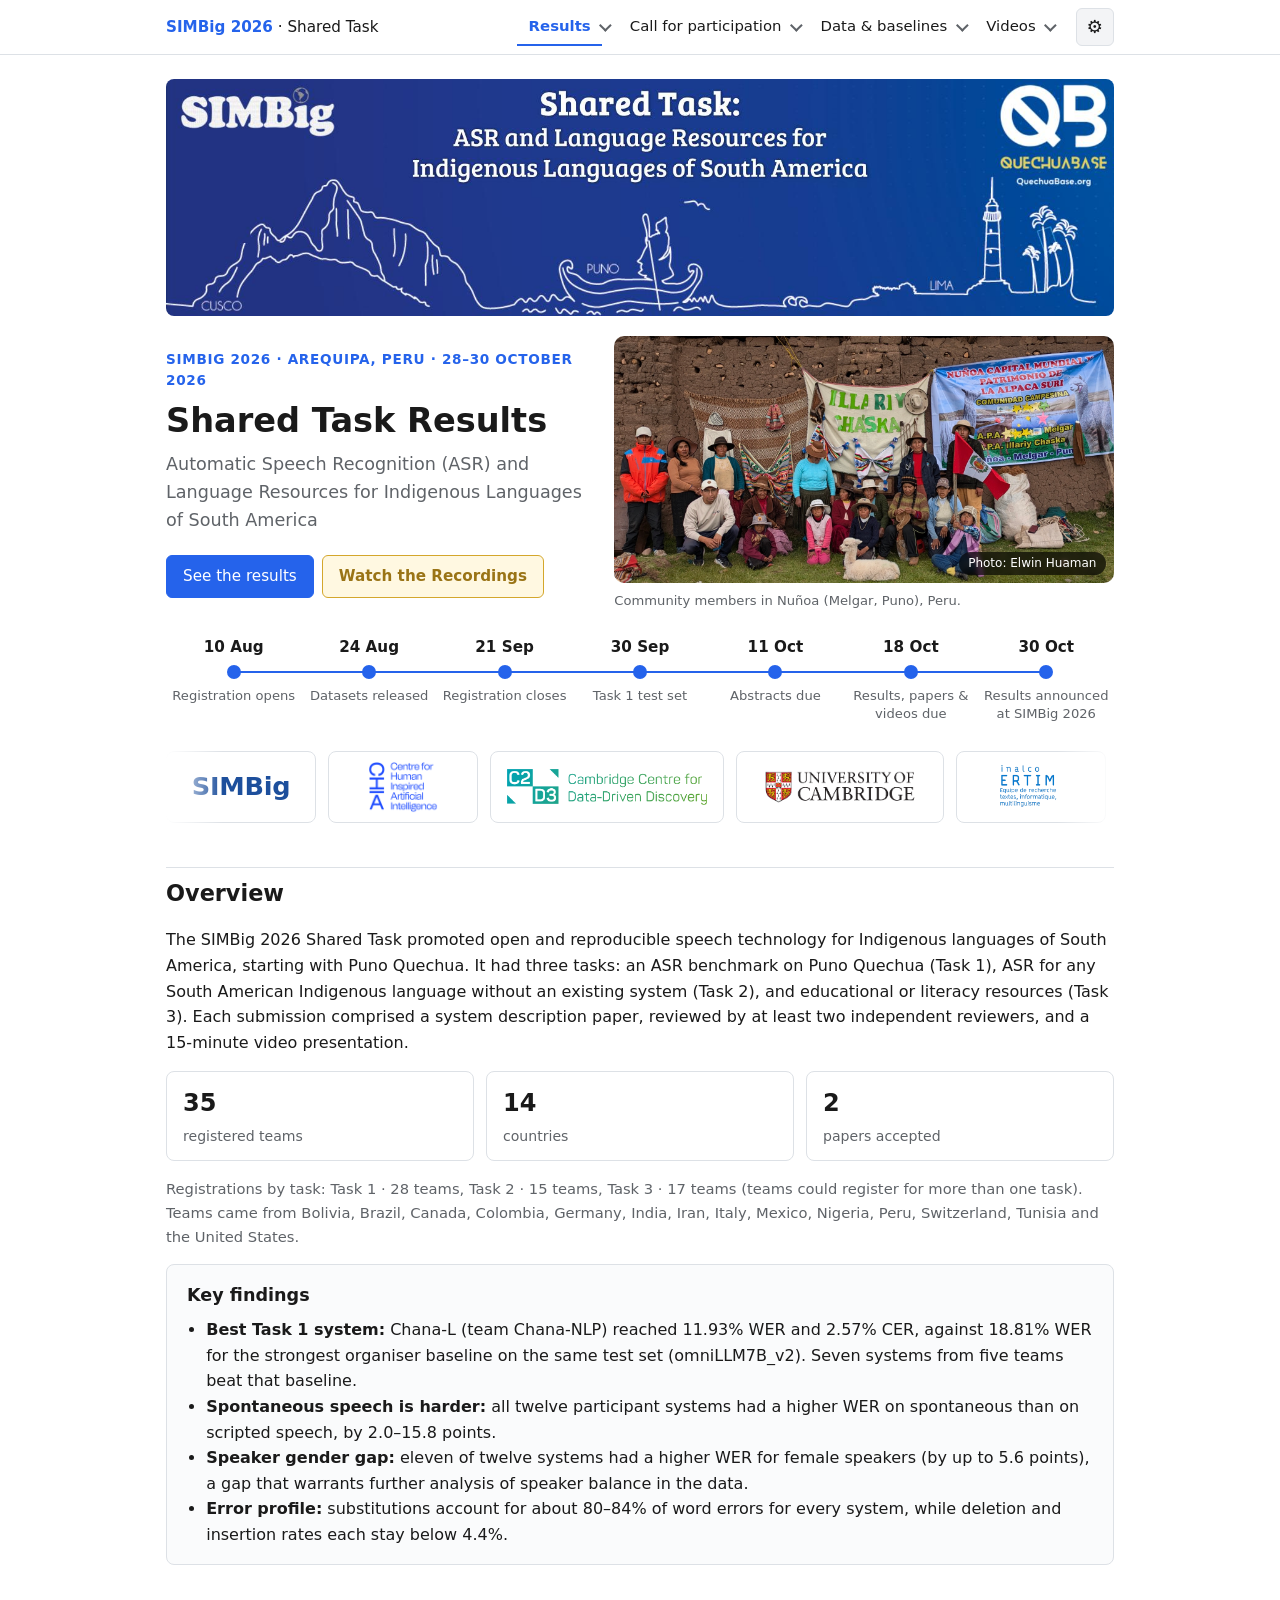
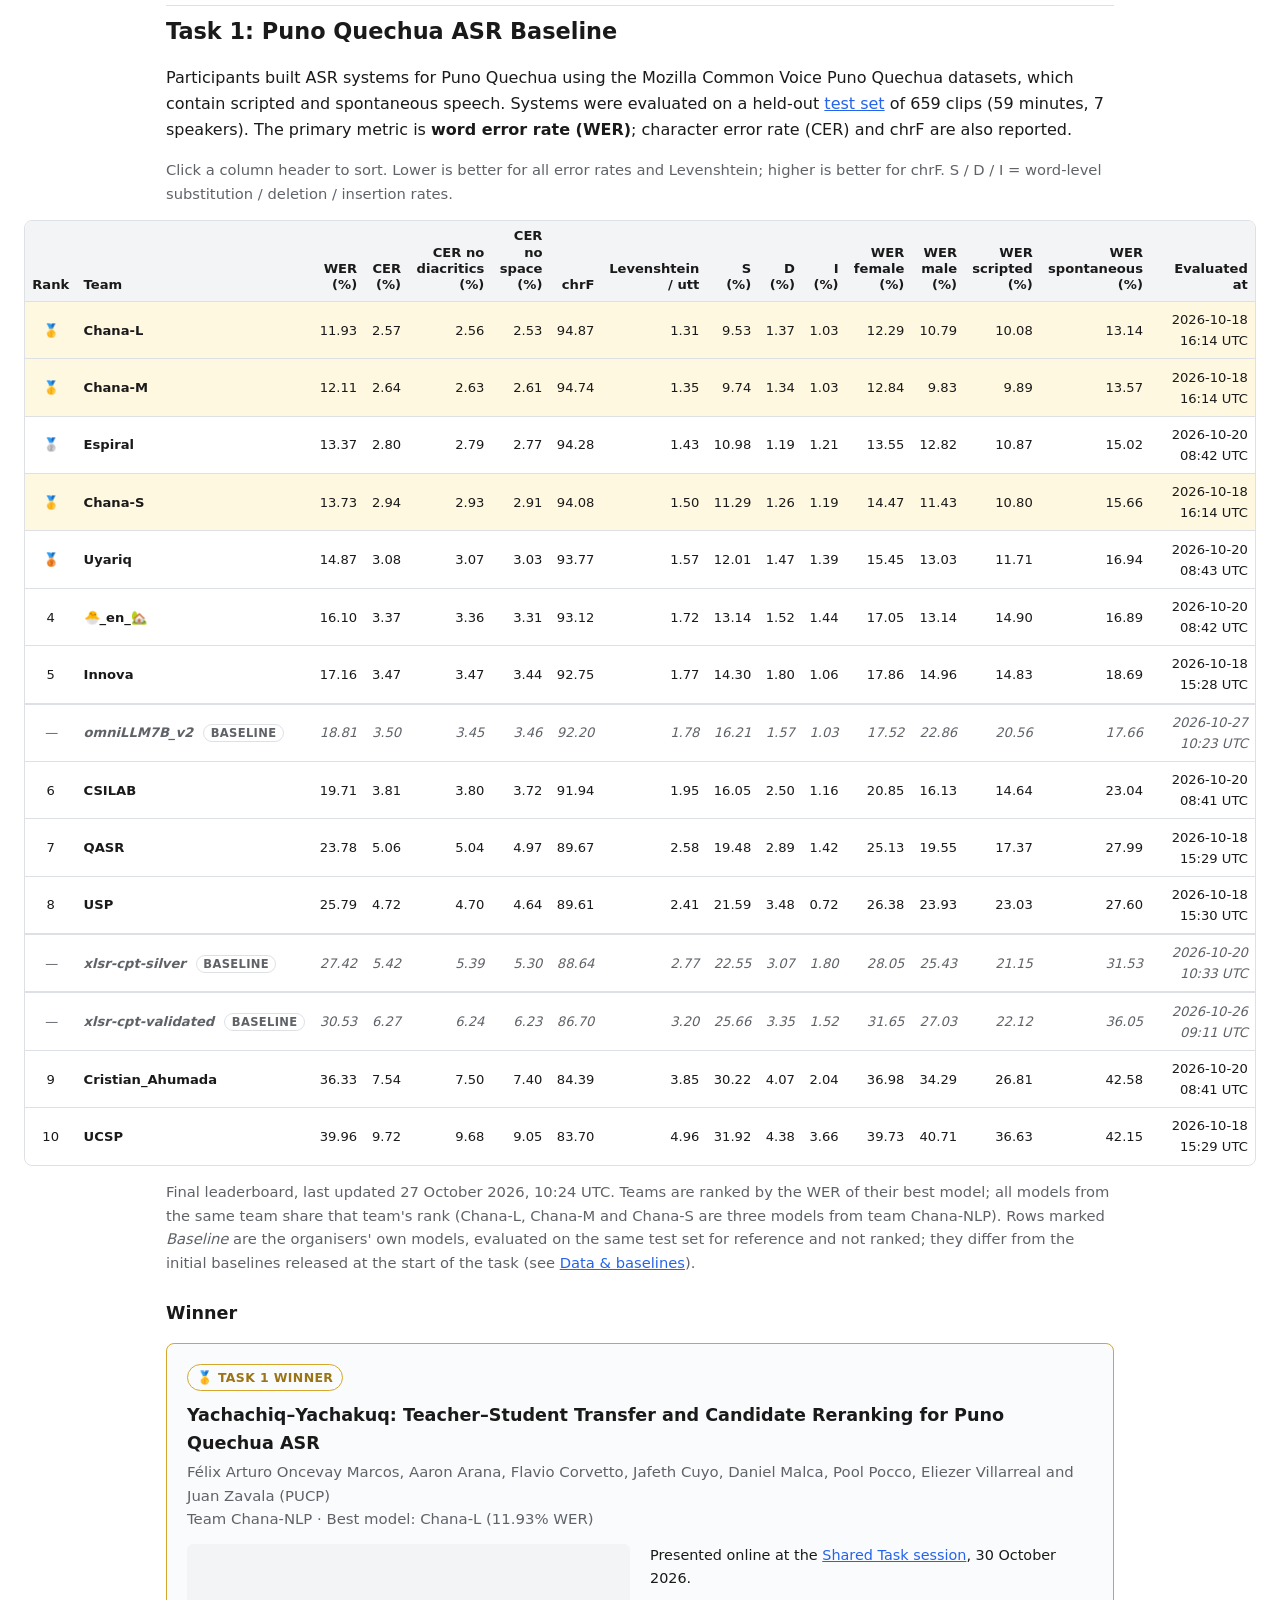
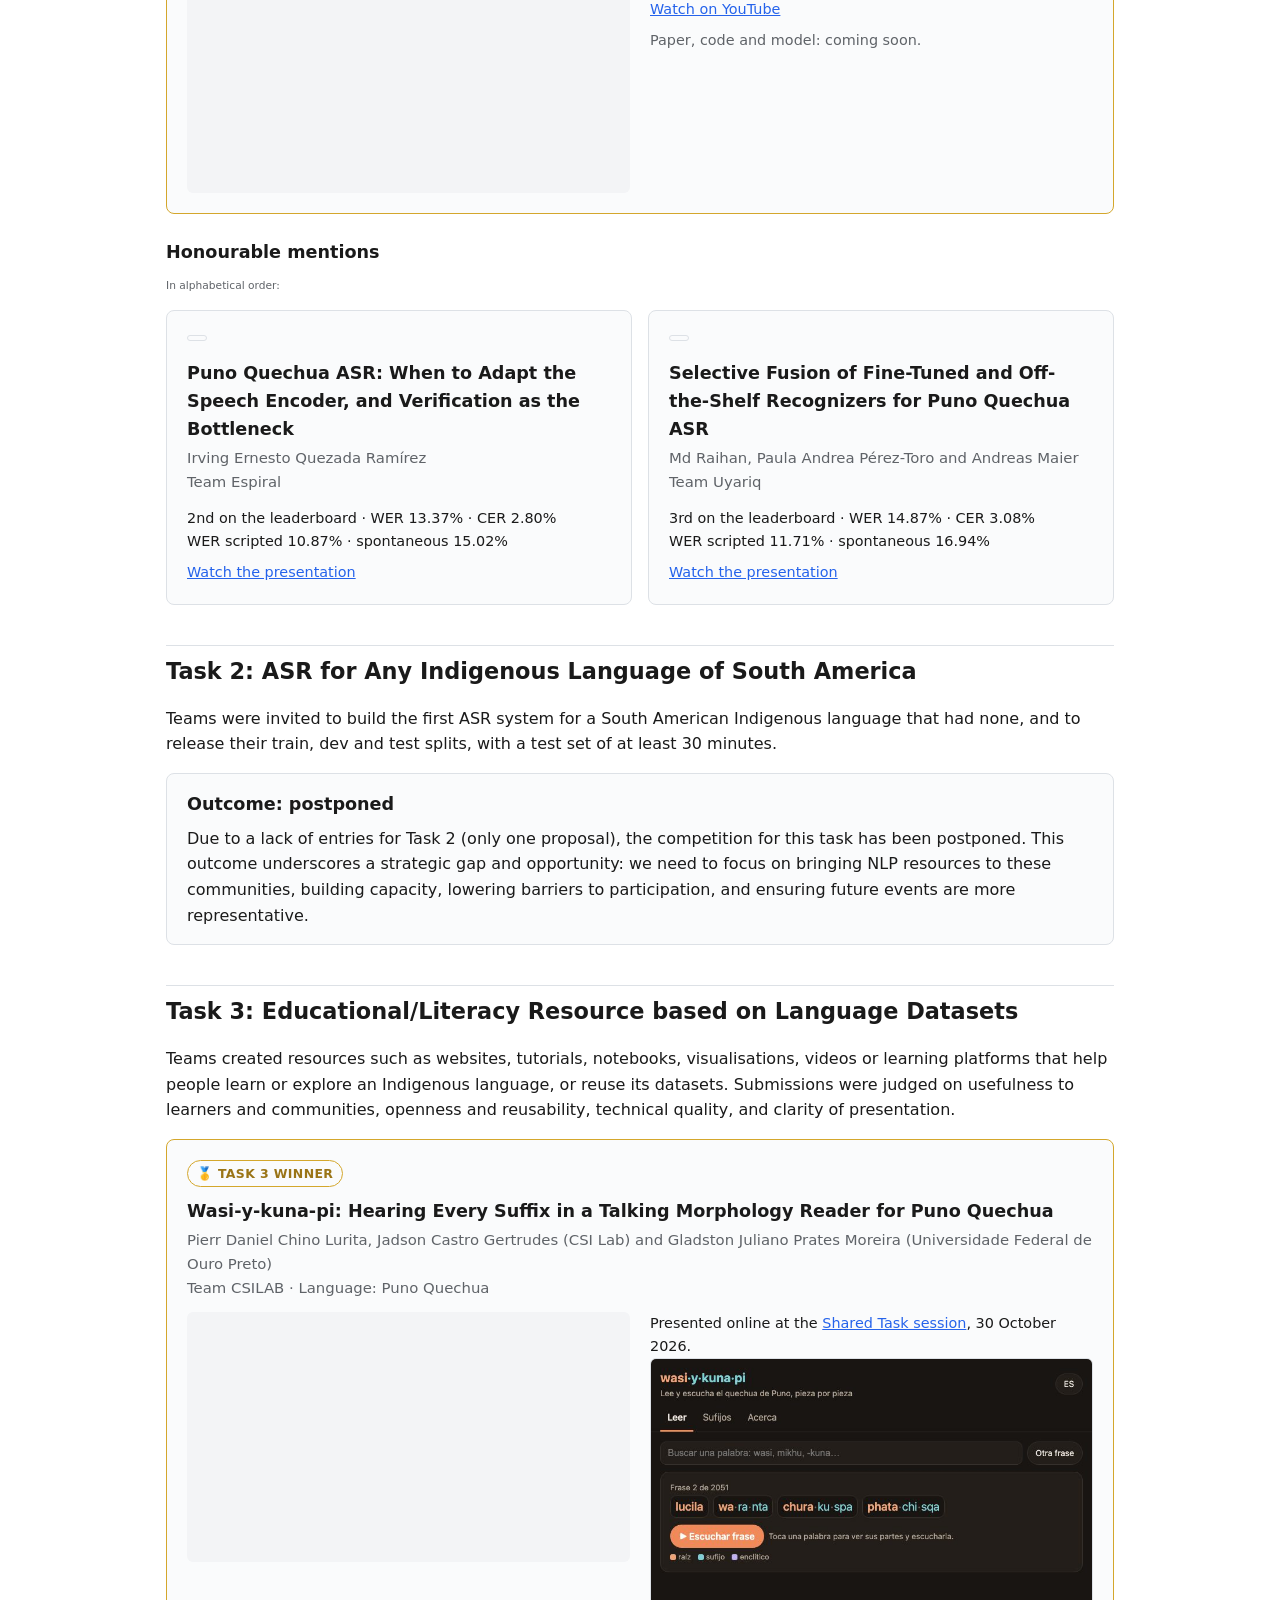
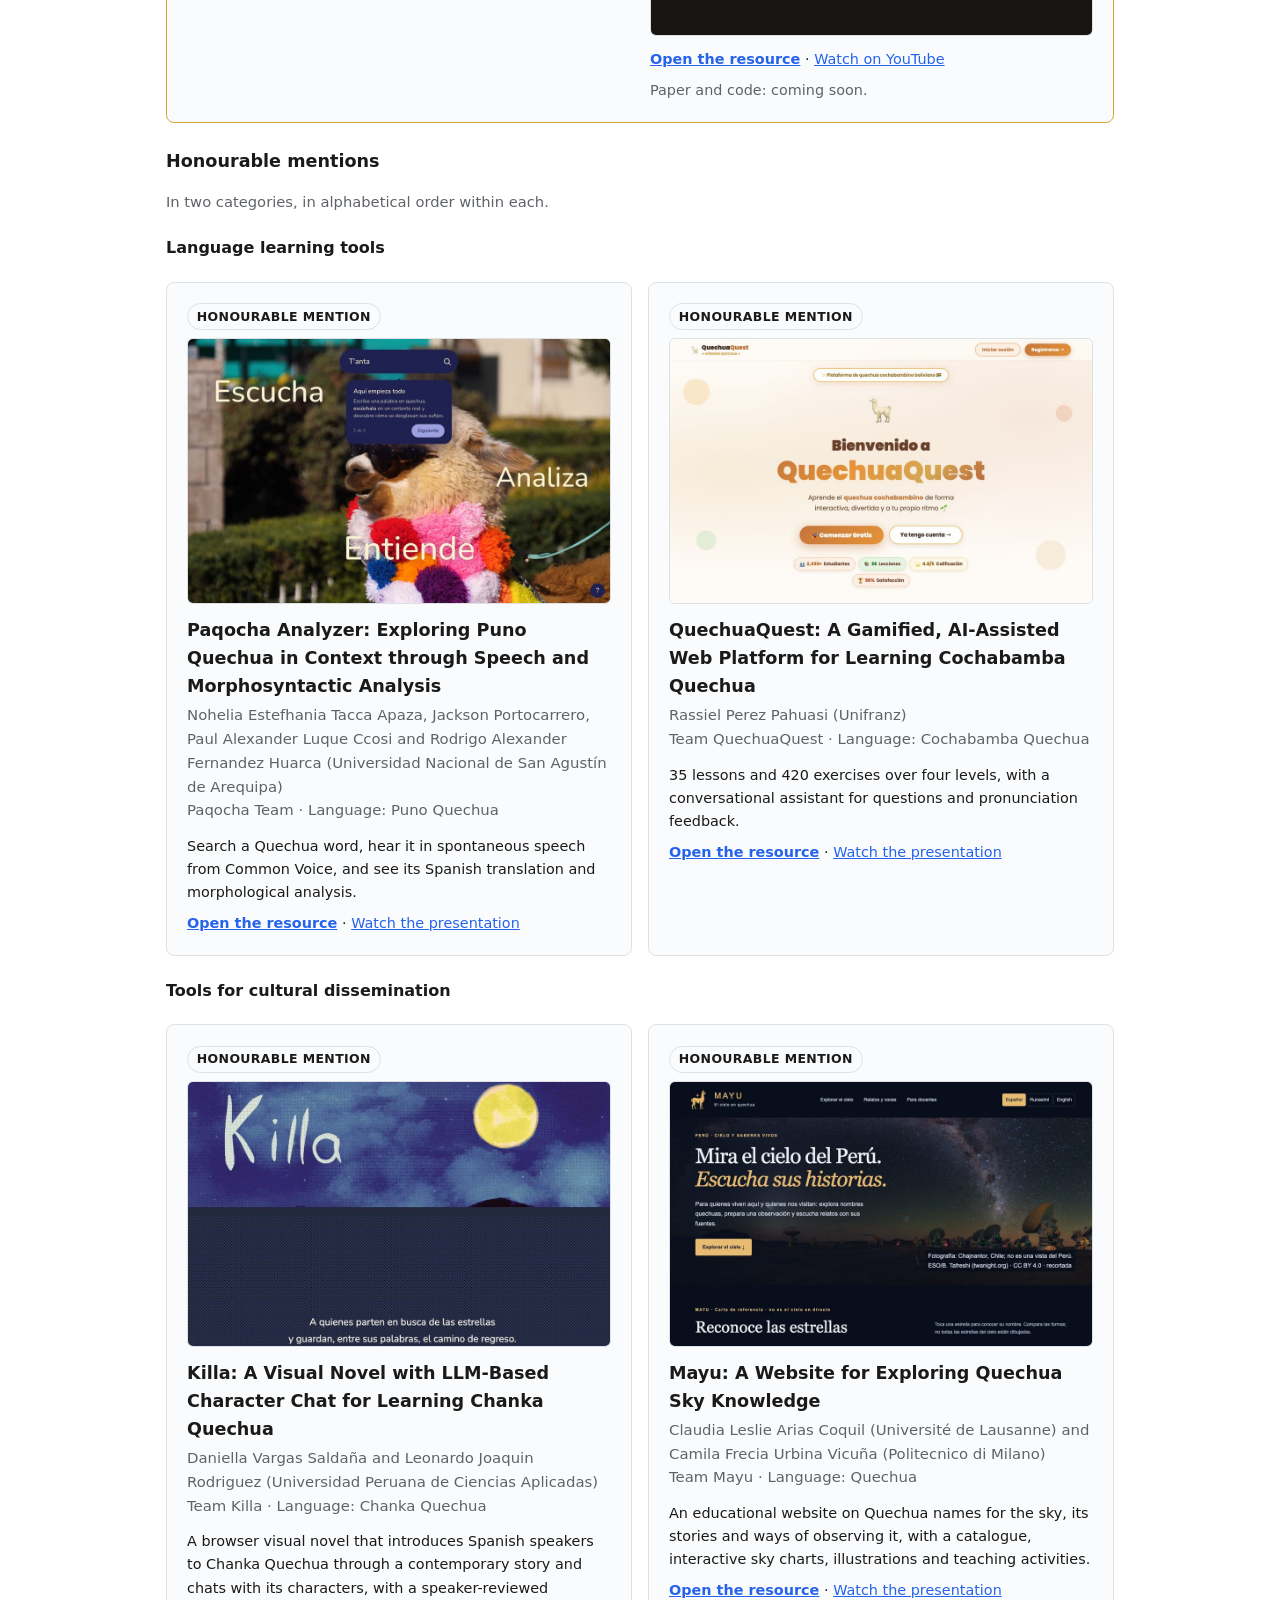
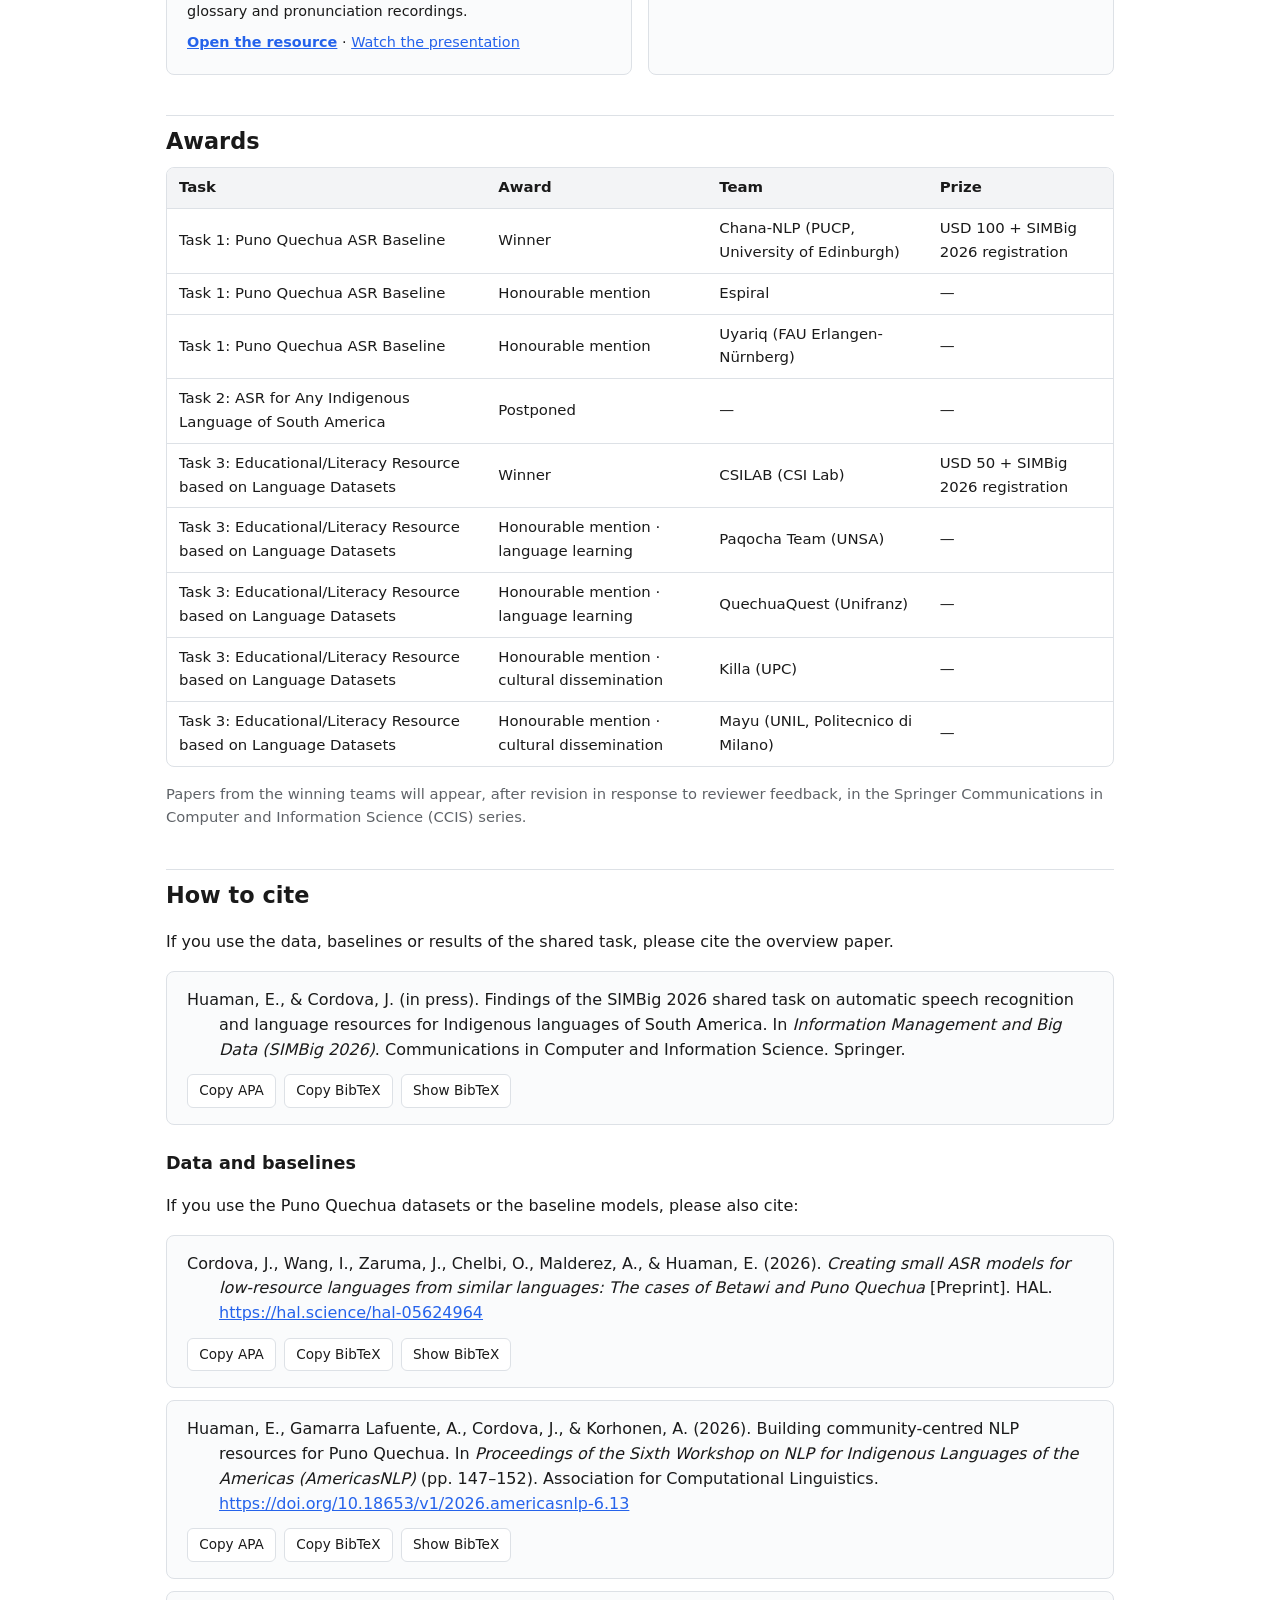
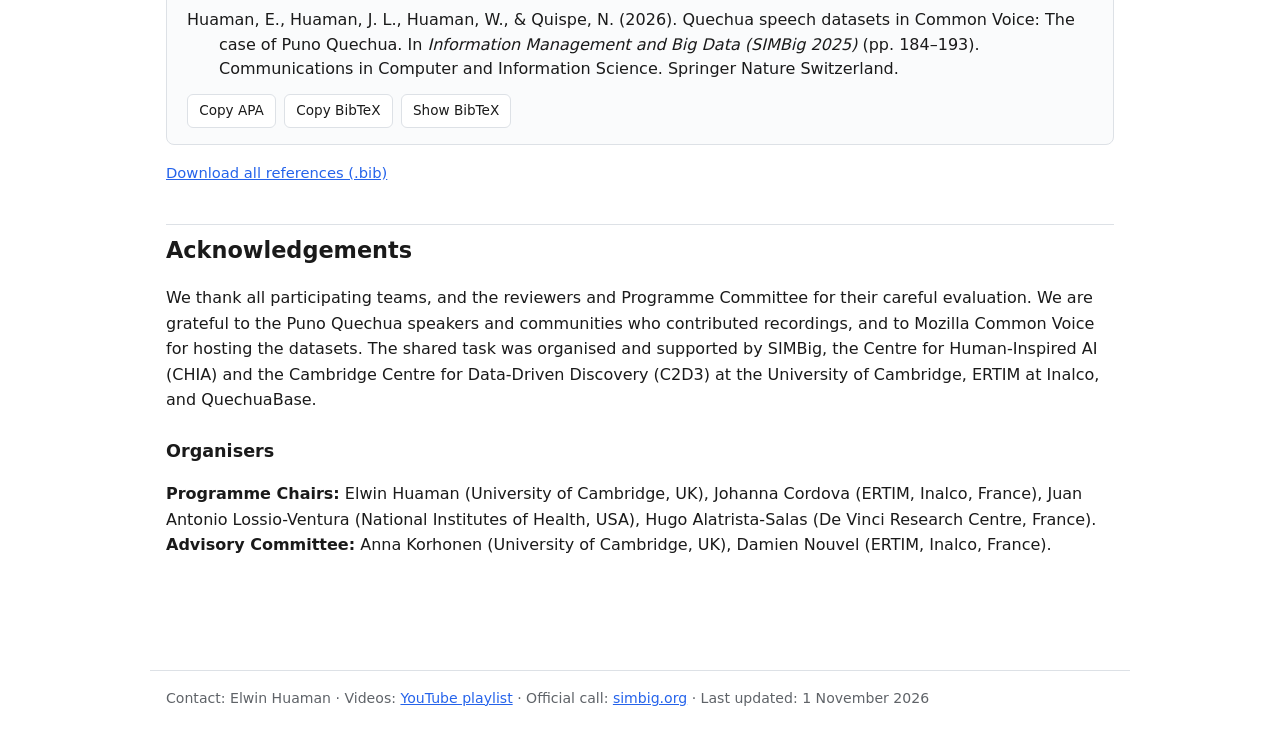
<file: index.html>
<!DOCTYPE html>
<html lang="en">
<head>
<meta charset="utf-8">
<meta name="viewport" content="width=device-width, initial-scale=1">
<!-- TODO: remove this noindex line when the site is final and announced -->
<meta name="robots" content="noindex, nofollow">
<title>SIMBig 2026 Shared Task Results</title>
<meta name="description" content="Results of the SIMBig 2026 Shared Task on ASR and Language Resources for Indigenous Languages of South America.">
<link rel="stylesheet" href="assets/style.css?v=2026-11-01b">
<script src="assets/site.js?v=2026-11-01b"></script>
</head>
<body>
<a class="skip" href="#main">Skip to main content</a>
<header class="site">
<div class="bar">
  <a class="brand" href="index.html"><b>SIMBig 2026</b> · Shared Task</a>
  <button type="button" class="menu-btn" aria-expanded="false" aria-controls="site-nav">Menu</button>
  <nav id="site-nav" aria-label="Main">
    <ul>
      <li class="has-sub">
        <a href="index.html" aria-current="page">Results</a><button type="button" class="sub-btn" aria-expanded="false" aria-controls="sub-index"><span class="sr-only">Results sections</span></button>
        <ul class="sub" id="sub-index">
          <li><a href="index.html#overview">Overview</a></li>
          <li><a href="index.html#task1">Task 1</a></li>
          <li><a href="index.html#task2">Task 2</a></li>
          <li><a href="index.html#task3">Task 3</a></li>
          <li><a href="index.html#awards">Awards</a></li>
          <li><a href="index.html#cite">How to cite</a></li>
          <li><a href="index.html#ack">Acknowledgements</a></li>
        </ul>
      </li>
      <li class="has-sub">
        <a href="call.html">Call for participation</a><button type="button" class="sub-btn" aria-expanded="false" aria-controls="sub-call"><span class="sr-only">Call for participation sections</span></button>
        <ul class="sub" id="sub-call">
          <li><a href="call.html#about">About</a></li>
          <li><a href="call.html#tasks">Tasks</a></li>
          <li><a href="call.html#dates">Important dates</a></li>
          <li><a href="call.html#submission">Submission</a></li>
          <li><a href="call.html#review">Review &amp; publication</a></li>
          <li><a href="call.html#awards">Awards</a></li>
          <li><a href="call.html#organisers">Organisers</a></li>
        </ul>
      </li>
      <li class="has-sub">
        <a href="data.html">Data &amp; baselines</a><button type="button" class="sub-btn" aria-expanded="false" aria-controls="sub-data"><span class="sr-only">Data &amp; baselines sections</span></button>
        <ul class="sub" id="sub-data">
          <li><a href="data.html#datasets">Training data</a></li>
          <li><a href="data.html#test-set">Test set</a></li>
          <li><a href="data.html#baselines">Baselines</a></li>
          <li><a href="data.html#evaluation">Evaluation</a></li>
          <li><a href="data.html#task2-data">Task 2 data</a></li>
          <li><a href="data.html#cite-data">Citation &amp; licence</a></li>
        </ul>
      </li>
      <li class="has-sub">
        <a href="videos.html">Videos</a><button type="button" class="sub-btn" aria-expanded="false" aria-controls="sub-videos"><span class="sr-only">Videos sections</span></button>
        <ul class="sub" id="sub-videos">
          <li><a href="videos.html#session-video">Session recording</a></li>
          <li><a href="videos.html#v-task1">Task 1</a></li>
          <li><a href="videos.html#v-task3">Task 3</a></li>
          <li><a href="videos.html#playlist">Full playlist</a></li>
        </ul>
      </li>
    </ul>
  </nav>
  <div class="a11y">
    <button type="button" id="a11y-btn" aria-expanded="false" aria-controls="a11y-panel" title="Accessibility options"><span aria-hidden="true">⚙️</span><span class="sr-only">Accessibility options</span></button>
    <div id="a11y-panel" hidden>
      <h2>Accessibility options</h2>
      <fieldset>
        <legend>Text size</legend>
        <div class="seg">
          <label><input type="radio" name="a11y-text" value="-1"><span aria-hidden="true">A−</span><span class="sr-only">Small</span></label>
          <label><input type="radio" name="a11y-text" value="0"><span aria-hidden="true">A</span><span class="sr-only">Default</span></label>
          <label><input type="radio" name="a11y-text" value="1"><span aria-hidden="true">A+</span><span class="sr-only">Large</span></label>
          <label><input type="radio" name="a11y-text" value="2"><span aria-hidden="true">A++</span><span class="sr-only">Larger</span></label>
          <label><input type="radio" name="a11y-text" value="3"><span aria-hidden="true">A+++</span><span class="sr-only">Largest</span></label>
        </div>
      </fieldset>
      <fieldset>
        <legend>Theme</legend>
        <div class="seg">
          <label><input type="radio" name="a11y-theme" value="auto"><span>Auto</span></label>
          <label><input type="radio" name="a11y-theme" value="light"><span>Light</span></label>
          <label><input type="radio" name="a11y-theme" value="dark"><span>Dark</span></label>
        </div>
      </fieldset>
      <label class="check"><input type="checkbox" name="a11y-contrast" value="high"> High contrast</label>
      <label class="check"><input type="checkbox" name="a11y-links" value="underline"> Underline all links</label>
      <label class="check"><input type="checkbox" name="a11y-spacing" value="wide"> Wider text spacing</label>
      <label class="check"><input type="checkbox" name="a11y-motion" value="reduce"> Stop animations</label>
      <button type="button" id="a11y-reset">Reset to defaults</button>
    </div>
  </div>
</div>
</header>
<main id="main" class="page">

<img class="banner" src="img/banner.jpg" width="1536" height="384" alt="SIMBig and QuechuaBase banner: Shared Task on ASR and Language Resources for Indigenous Languages of South America">

<section class="hero" aria-labelledby="hero-title">
  <div>
    <p class="eyebrow">SIMBig 2026 · Arequipa, Peru · 28–30 October 2026</p>
    <h1 id="hero-title">Shared Task Results</h1>
    <p class="lead">Automatic Speech Recognition (ASR) and Language Resources for Indigenous Languages of South America</p>
    <div class="hero-cta">
      <a class="btn primary" href="#task1">See the results</a>
      <a class="btn btn-session" href="videos.html">Watch the Recordings</a>
    </div>
  </div>
  <figure>
    <div class="photo">
      <img src="img/community.jpg" width="1600" height="791"
         alt="Quechua community members, adults and children, gathered with a baby alpaca in front of an adobe wall decorated with woven textiles and banners in Nuñoa, Puno">
      <a class="credit" href="https://elwin.huamanquispe.com/">Photo: Elwin Huaman</a>
    </div>
    <figcaption>Community members in Nuñoa (Melgar, Puno), Peru.</figcaption>
  </figure>
</section>

<ol class="timeline" aria-label="Key dates">
  <li class="done"><time datetime="2026-08-10">10 Aug</time><span class="label">Registration opens</span></li>
  <li class="done"><time datetime="2026-08-24">24 Aug</time><span class="label">Datasets released</span></li>
  <li class="done"><time datetime="2026-09-21">21 Sep</time><span class="label">Registration closes</span></li>
  <li class="done"><time datetime="2026-09-30">30 Sep</time><span class="label">Task 1 test set</span></li>
  <li class="done"><time datetime="2026-10-11">11 Oct</time><span class="label">Abstracts due</span></li>
  <li class="done"><time datetime="2026-10-18">18 Oct</time><span class="label">Results, papers &amp; videos due</span></li>
  <li class="done"><time datetime="2026-10-30">30 Oct</time><span class="label">Results announced at SIMBig 2026</span></li>
</ol>

<section class="partners" aria-labelledby="partners-title">
  <!-- <h2 id="partners-title">Organised and supported by</h2> -->
  <!-- The list is duplicated by assets/site.js to scroll seamlessly; edit logos here only. -->
  <div class="marquee">
  <ul class="logos track">
    <li><a class="logo" href="https://simbig.org"><!-- TODO: img/logos/simbig.png has no transparency (black text on black); use <img src="img/logos/simbig.png" alt="SIMBig"> once replaced --><span class="wordmark wordmark-lg">SIMBig</span></a></li>
    <li><a class="logo" href="https://www.chia.cam.ac.uk"><img src="img/logos/chia-trim.png" alt="Centre for Human-Inspired Artificial Intelligence (CHIA), University of Cambridge" loading="lazy"></a></li>
    <li><a class="logo" href="https://www.c2d3.cam.ac.uk"><img src="img/logos/c2d3.png" alt="Cambridge Centre for Data-Driven Discovery (C2D3)" loading="lazy"></a></li>
    <li><a class="logo" href="https://www.cam.ac.uk"><img src="img/logos/cambridge.png" alt="University of Cambridge" loading="lazy"></a></li>
    <li><a class="logo" href="https://www.inalco.fr"><img src="img/logos/ertim-inalco.png" alt="ERTIM, Inalco" loading="lazy"></a></li>
    <li><a class="logo" href="https://quechuabase.org"><img src="img/logos/quechuabase.png" alt="QuechuaBase" loading="lazy"></a></li>
  </ul>
  </div>
</section>

<!-- ============================================================ OVERVIEW -->
<h2 id="overview">Overview</h2>
<p>The SIMBig 2026 Shared Task promoted open and reproducible speech technology for Indigenous languages of South America, starting with Puno Quechua.
It had three tasks: an ASR benchmark on Puno Quechua (Task 1), ASR for any South American Indigenous language without an existing system (Task 2),
and educational or literacy resources (Task 3). Each submission comprised a system description paper, reviewed by at least two independent reviewers, and a 15-minute video presentation.</p>

<div class="stats">
  <div class="stat"><b>35</b><span>registered teams</span></div>
  <div class="stat"><b>14</b><span>countries</span></div>
  <div class="stat"><b>2</b><span>papers accepted</span></div>
</div>
<p class="muted">Registrations by task: Task 1 · 28 teams, Task 2 · 15 teams, Task 3 · 17 teams (teams could register for more than one task).
Teams came from Bolivia, Brazil, Canada, Colombia, Germany, India, Iran, Italy, Mexico, Nigeria, Peru, Switzerland, Tunisia and the United States.</p>

<div class="box">
  <h3>Key findings</h3>
  <ul>
    <li><strong>Best Task 1 system:</strong> Chana-L (team Chana-NLP) reached 11.93% WER and 2.57% CER, against 18.81% WER for the strongest organiser baseline on the same test set (omniLLM7B_v2).
    Seven systems from five teams beat that baseline.</li>
    <li><strong>Spontaneous speech is harder:</strong> all twelve participant systems had a higher WER on spontaneous than on scripted speech, by 2.0–15.8 points.</li>
    <li><strong>Speaker gender gap:</strong> eleven of twelve systems had a higher WER for female speakers (by up to 5.6 points), a gap that warrants further analysis of speaker balance in the data.</li>
    <li><strong>Error profile:</strong> substitutions account for about 80–84% of word errors for every system, while deletion and insertion rates each stay below 4.4%.</li>
  </ul>
</div>

<!-- ============================================================ TASK 1 -->
<h2 id="task1">Task 1: Puno Quechua ASR Baseline</h2>
<p>Participants built ASR systems for Puno Quechua using the Mozilla Common Voice Puno Quechua datasets, which contain scripted and spontaneous speech.
Systems were evaluated on a held-out <a href="data.html#test-set">test set</a> of 659 clips (59 minutes, 7 speakers). The primary metric is <strong>word error rate (WER)</strong>; character error rate (CER) and chrF are also reported.</p>

<p class="muted">Click a column header to sort. Lower is better for all error rates and Levenshtein; higher is better for chrF.
S / D / I = word-level substitution / deletion / insertion rates.</p>
<div class="wrap lb-wrap">
<table id="lb" class="sortable">
<thead><tr><th>Rank</th><th class="model">Team</th><th>WER (%)</th><th>CER (%)</th><th>CER no diacritics (%)</th><th>CER no space (%)</th><th>chrF</th><th>Levenshtein / utt</th><th>S (%)</th><th>D (%)</th><th>I (%)</th><th>WER female (%)</th><th>WER male (%)</th><th>WER scripted (%)</th><th>WER spontaneous (%)</th><th>Evaluated at</th></tr></thead>
<tbody>
<tr class="rank1"><td data-v="1"><span aria-hidden="true">🥇</span><span class="sr-only">1st place</span></td><td class="model" data-v="Chana-L">Chana-L</td><td data-v="11.929915">11.93</td><td data-v="2.572491">2.57</td><td data-v="2.560595">2.56</td><td data-v="2.532645">2.53</td><td data-v="94.866557">94.87</td><td data-v="1.312595">1.31</td><td data-v="9.533625">9.53</td><td data-v="1.365627">1.37</td><td data-v="1.030662">1.03</td><td data-v="12.292020">12.29</td><td data-v="10.790598">10.79</td><td data-v="10.084580">10.08</td><td data-v="13.139932">13.14</td><td data-v="2026-10-18 16:14 UTC">2026-10-18 16:14 UTC</td></tr>
<tr class="rank1"><td data-v="1"><span aria-hidden="true">🥇</span><span class="sr-only">1st place</span></td><td class="model" data-v="Chana-M">Chana-M</td><td data-v="12.110281">12.11</td><td data-v="2.637918">2.64</td><td data-v="2.626022">2.63</td><td data-v="2.605006">2.61</td><td data-v="94.735291">94.74</td><td data-v="1.345979">1.35</td><td data-v="9.739758">9.74</td><td data-v="1.339861">1.34</td><td data-v="1.030662">1.03</td><td data-v="12.835314">12.84</td><td data-v="9.829060">9.83</td><td data-v="9.889395">9.89</td><td data-v="13.566553">13.57</td><td data-v="2026-10-18 16:14 UTC">2026-10-18 16:14 UTC</td></tr>
<tr class="rank2"><td data-v="2"><span aria-hidden="true">🥈</span><span class="sr-only">2nd place</span></td><td class="model" data-v="Espiral">Espiral</td><td data-v="13.372842">13.37</td><td data-v="2.795539">2.80</td><td data-v="2.786617">2.79</td><td data-v="2.766174">2.77</td><td data-v="94.279492">94.28</td><td data-v="1.426404">1.43</td><td data-v="10.976552">10.98</td><td data-v="1.185262">1.19</td><td data-v="1.211028">1.21</td><td data-v="13.548387">13.55</td><td data-v="12.820513">12.82</td><td data-v="10.865322">10.87</td><td data-v="15.017065">15.02</td><td data-v="2026-10-20 08:42 UTC">2026-10-20 08:42 UTC</td></tr>
<tr class="rank1"><td data-v="1"><span aria-hidden="true">🥇</span><span class="sr-only">1st place</span></td><td class="model" data-v="Chana-S">Chana-S</td><td data-v="13.733574">13.73</td><td data-v="2.941264">2.94</td><td data-v="2.929368">2.93</td><td data-v="2.914186">2.91</td><td data-v="94.082815">94.08</td><td data-v="1.500759">1.50</td><td data-v="11.285751">11.29</td><td data-v="1.262561">1.26</td><td data-v="1.185262">1.19</td><td data-v="14.465195">14.47</td><td data-v="11.431624">11.43</td><td data-v="10.800260">10.80</td><td data-v="15.656997">15.66</td><td data-v="2026-10-18 16:14 UTC">2026-10-18 16:14 UTC</td></tr>
<tr class="rank3"><td data-v="3"><span aria-hidden="true">🥉</span><span class="sr-only">3rd place</span></td><td class="model" data-v="Uyariq">Uyariq</td><td data-v="14.867302">14.87</td><td data-v="3.081041">3.08</td><td data-v="3.072119">3.07</td><td data-v="3.029306">3.03</td><td data-v="93.773959">93.77</td><td data-v="1.572079">1.57</td><td data-v="12.007215">12.01</td><td data-v="1.468694">1.47</td><td data-v="1.391394">1.39</td><td data-v="15.449915">15.45</td><td data-v="13.034188">13.03</td><td data-v="11.711126">11.71</td><td data-v="16.936860">16.94</td><td data-v="2026-10-20 08:43 UTC">2026-10-20 08:43 UTC</td></tr>
<tr><td data-v="4">4</td><td class="model" data-v="🐣_en_🏡">🐣_en_🏡</td><td data-v="16.104097">16.10</td><td data-v="3.366543">3.37</td><td data-v="3.357621">3.36</td><td data-v="3.308884">3.31</td><td data-v="93.121414">93.12</td><td data-v="1.717754">1.72</td><td data-v="13.140943">13.14</td><td data-v="1.520227">1.52</td><td data-v="1.442927">1.44</td><td data-v="17.045840">17.05</td><td data-v="13.141026">13.14</td><td data-v="14.899154">14.90</td><td data-v="16.894198">16.89</td><td data-v="2026-10-20 08:42 UTC">2026-10-20 08:42 UTC</td></tr>
<tr><td data-v="5">5</td><td class="model" data-v="Innova">Innova</td><td data-v="17.160526">17.16</td><td data-v="3.473606">3.47</td><td data-v="3.467658">3.47</td><td data-v="3.443739">3.44</td><td data-v="92.751636">92.75</td><td data-v="1.772382">1.77</td><td data-v="14.300438">14.30</td><td data-v="1.803659">1.80</td><td data-v="1.056429">1.06</td><td data-v="17.860781">17.86</td><td data-v="14.957265">14.96</td><td data-v="14.834092">14.83</td><td data-v="18.686007">18.69</td><td data-v="2026-10-18 15:28 UTC">2026-10-18 15:28 UTC</td></tr>
<tr class="baseline"><td data-v="">—</td><td class="model" data-v="omniLLM7B_v2">omniLLM7B_v2 <span class="tag">Baseline</span></td><td data-v="18.809585">18.81</td><td data-v="3.497398">3.50</td><td data-v="3.452788">3.45</td><td data-v="3.456896">3.46</td><td data-v="92.202746">92.20</td><td data-v="1.784522">1.78</td><td data-v="16.207163">16.21</td><td data-v="1.571760">1.57</td><td data-v="1.030662">1.03</td><td data-v="17.521222">17.52</td><td data-v="22.863248">22.86</td><td data-v="20.559532">20.56</td><td data-v="17.662116">17.66</td><td data-v="2026-10-27 10:23 UTC">2026-10-27 10:23 UTC</td></tr>
<tr><td data-v="6">6</td><td class="model" data-v="CSILAB">CSILAB</td><td data-v="19.711415">19.71</td><td data-v="3.812639">3.81</td><td data-v="3.797770">3.80</td><td data-v="3.716738">3.72</td><td data-v="91.936295">91.94</td><td data-v="1.945372">1.95</td><td data-v="16.052564">16.05</td><td data-v="2.499356">2.50</td><td data-v="1.159495">1.16</td><td data-v="20.848896">20.85</td><td data-v="16.132479">16.13</td><td data-v="14.638907">14.64</td><td data-v="23.037543">23.04</td><td data-v="2026-10-20 08:41 UTC">2026-10-20 08:41 UTC</td></tr>
<tr><td data-v="7">7</td><td class="model" data-v="QASR">QASR</td><td data-v="23.782530">23.78</td><td data-v="5.061710">5.06</td><td data-v="5.043866">5.04</td><td data-v="4.966615">4.97</td><td data-v="89.674404">89.67</td><td data-v="2.582701">2.58</td><td data-v="19.479516">19.48</td><td data-v="2.885854">2.89</td><td data-v="1.417161">1.42</td><td data-v="25.127334">25.13</td><td data-v="19.551282">19.55</td><td data-v="17.371503">17.37</td><td data-v="27.986348">27.99</td><td data-v="2026-10-18 15:29 UTC">2026-10-18 15:29 UTC</td></tr>
<tr><td data-v="8">8</td><td class="model" data-v="USP">USP</td><td data-v="25.792322">25.79</td><td data-v="4.722677">4.72</td><td data-v="4.701859">4.70</td><td data-v="4.644279">4.64</td><td data-v="89.611625">89.61</td><td data-v="2.409712">2.41</td><td data-v="21.592373">21.59</td><td data-v="3.478485">3.48</td><td data-v="0.721464">0.72</td><td data-v="26.383701">26.38</td><td data-v="23.931624">23.93</td><td data-v="23.031880">23.03</td><td data-v="27.602389">27.60</td><td data-v="2026-10-18 15:30 UTC">2026-10-18 15:30 UTC</td></tr>
<tr class="baseline"><td data-v="">—</td><td class="model" data-v="xlsr-cpt-silver">xlsr-cpt-silver <span class="tag">Baseline</span></td><td data-v="27.415615">27.42</td><td data-v="5.421561">5.42</td><td data-v="5.388848">5.39</td><td data-v="5.302108">5.30</td><td data-v="88.637912">88.64</td><td data-v="2.766313">2.77</td><td data-v="22.545736">22.55</td><td data-v="3.066220">3.07</td><td data-v="1.803659">1.80</td><td data-v="28.047538">28.05</td><td data-v="25.427350">25.43</td><td data-v="21.145088">21.15</td><td data-v="31.527304">31.53</td><td data-v="2026-10-20 10:33 UTC">2026-10-20 10:33 UTC</td></tr>
<tr class="baseline"><td data-v="">—</td><td class="model" data-v="xlsr-cpt-validated">xlsr-cpt-validated <span class="tag">Baseline</span></td><td data-v="30.533368">30.53</td><td data-v="6.272119">6.27</td><td data-v="6.236431">6.24</td><td data-v="6.232938">6.23</td><td data-v="86.704421">86.70</td><td data-v="3.198786">3.20</td><td data-v="25.663489">25.66</td><td data-v="3.349652">3.35</td><td data-v="1.520227">1.52</td><td data-v="31.646859">31.65</td><td data-v="27.029915">27.03</td><td data-v="22.121015">22.12</td><td data-v="36.049488">36.05</td><td data-v="2026-10-26 09:11 UTC">2026-10-26 09:11 UTC</td></tr>
<tr><td data-v="9">9</td><td class="model" data-v="Cristian_Ahumada">Cristian_Ahumada</td><td data-v="36.330843">36.33</td><td data-v="7.542007">7.54</td><td data-v="7.503346">7.50</td><td data-v="7.400585">7.40</td><td data-v="84.390532">84.39</td><td data-v="3.848255">3.85</td><td data-v="30.224169">30.22</td><td data-v="4.071116">4.07</td><td data-v="2.035558">2.04</td><td data-v="36.977929">36.98</td><td data-v="34.294872">34.29</td><td data-v="26.805465">26.81</td><td data-v="42.576792">42.58</td><td data-v="2026-10-20 08:41 UTC">2026-10-20 08:41 UTC</td></tr>
<tr><td data-v="10">10</td><td class="model" data-v="UCSP">UCSP</td><td data-v="39.963927">39.96</td><td data-v="9.718959">9.72</td><td data-v="9.677323">9.68</td><td data-v="9.051738">9.05</td><td data-v="83.699802">83.70</td><td data-v="4.959029">4.96</td><td data-v="31.924762">31.92</td><td data-v="4.380314">4.38</td><td data-v="3.658851">3.66</td><td data-v="39.728353">39.73</td><td data-v="40.705128">40.71</td><td data-v="36.629798">36.63</td><td data-v="42.150171">42.15</td><td data-v="2026-10-18 15:29 UTC">2026-10-18 15:29 UTC</td></tr>
</tbody>
</table>
</div>
<p class="muted">Final leaderboard, last updated 27 October 2026, 10:24 UTC. Teams are ranked by the WER of their best model;
all models from the same team share that team's rank (Chana-L, Chana-M and Chana-S are three models from team Chana-NLP).
Rows marked <em>Baseline</em> are the organisers' own models, evaluated on the same test set for reference and not ranked; they differ from the initial baselines released at the start of the task (see <a href="data.html#baselines">Data &amp; baselines</a>).</p>

<h3>Winner</h3>
<article class="card winner" id="winner-task1">
  <span class="badge">🥇 Task 1 Winner</span>
  <h3>Yachachiq–Yachakuq: Teacher–Student Transfer and Candidate Reranking for Puno Quechua ASR</h3>
  <p class="authors">Félix Arturo Oncevay Marcos, Aaron Arana, Flavio Corvetto, Jafeth Cuyo, Daniel Malca, Pool Pocco, Eliezer Villarreal and Juan Zavala (PUCP)<br>Team Chana-NLP · Best model: Chana-L (11.93% WER)</p>
  <div class="grid">
    <div class="video">
      <iframe src="https://www.youtube-nocookie.com/embed/Nu3HhK8ynJw" title="Task 1 winner presentation: Chana-NLP" loading="lazy"
              allow="accelerometer; encrypted-media; gyroscope; picture-in-picture" allowfullscreen></iframe>
    </div>
    <div>
      <!-- TODO: <p class="abstract">Abstract</p> -->
      <p class="meta">Presented online at the <a href="#session">Shared Task session</a>, 30 October 2026.</p>
      <p class="meta"><a href="https://www.youtube.com/watch?v=Nu3HhK8ynJw&amp;list=PLJJ3PrLgcIiw">Watch on YouTube</a></p>
      <!-- TODO: add when available: <a href="…">Paper</a> · <a href="…">Code</a> · <a href="…">Model</a> -->
      <p class="meta muted">Paper, code and model: coming soon.</p>
    </div>
  </div>
</article>

<h3 id="honourable-task1">Honourable mentions</h3>
<p class="muted" style="font-size:8pt">In alphabetical order:</p>
<div class="cards-3">
  <article class="card">
    <span class="badge"><i class="fa-solid fa-award"></i></span>
    <h3>Puno Quechua ASR: When to Adapt the Speech Encoder, and Verification as the Bottleneck</h3>
    <p class="authors">Irving Ernesto Quezada Ramírez<br>Team Espiral</p>
    <p class="meta">2nd on the leaderboard · WER 13.37% · CER 2.80%<br>
    WER scripted 10.87% · spontaneous 15.02%</p>
    <p class="meta"><a href="https://www.youtube.com/watch?v=FqhVr3BzLjM&amp;list=PLJJ3PrLgcIiw">Watch the presentation</a></p>
  </article>
  <article class="card">
    <span class="badge"><i class="fa-solid fa-award"></i></span>
    <h3>Selective Fusion of Fine-Tuned and Off-the-Shelf Recognizers for Puno Quechua ASR</h3>
    <p class="authors">Md Raihan, Paula Andrea Pérez-Toro and Andreas Maier<br>Team Uyariq</p>
    <p class="meta">3rd on the leaderboard · WER 14.87% · CER 3.08%<br>
    WER scripted 11.71% · spontaneous 16.94%</p>
    <p class="meta"><a href="https://www.youtube.com/watch?v=pIQnI1rEQEo&amp;list=PLJJ3PrLgcIiw">Watch the presentation</a></p>
  </article>
</div>

<!-- ============================================================ TASK 2 -->
<h2 id="task2">Task 2: ASR for Any Indigenous Language of South America</h2>
<p>Teams were invited to build the first ASR system for a South American Indigenous language that had none, and to release their train, dev and test splits,
with a test set of at least 30 minutes.</p>
<div class="box">
  <h3>Outcome: postponed</h3>
  <p style="margin:0">Due to a lack of entries for Task 2 (only one proposal), the competition for this task has been postponed.
  This outcome underscores a strategic gap and opportunity: we need to focus on bringing NLP resources to these communities, building capacity,
  lowering barriers to participation, and ensuring future events are more representative.</p>
</div>

<!-- ============================================================ TASK 3 -->
<h2 id="task3">Task 3: Educational/Literacy Resource based on Language Datasets</h2>
<p>Teams created resources such as websites, tutorials, notebooks, visualisations, videos or learning platforms that help people learn or explore an Indigenous language, or reuse its datasets.
Submissions were judged on usefulness to learners and communities, openness and reusability, technical quality, and clarity of presentation.</p>

<article class="card winner" id="winner-task3">
  <span class="badge">🥇 Task 3 Winner</span>
  <h3>Wasi-y-kuna-pi: Hearing Every Suffix in a Talking Morphology Reader for Puno Quechua</h3>
  <p class="authors">Pierr Daniel Chino Lurita, Jadson Castro Gertrudes (CSI Lab) and Gladston Juliano Prates Moreira (Universidade Federal de Ouro Preto)<br>Team CSILAB · Language: Puno Quechua</p>
  <div class="grid">
    <div class="video">
      <iframe src="https://www.youtube-nocookie.com/embed/7r01xLjd7a0" title="Task 3 winner presentation: CSILAB" loading="lazy"
              allow="accelerometer; encrypted-media; gyroscope; picture-in-picture" allowfullscreen></iframe>
    </div>
    <div>
      <!-- TODO: <p class="abstract">Abstract</p> -->
      <p class="meta">Presented online at the <a href="#session">Shared Task session</a>, 30 October 2026.</p>
      <a class="shot-link" href="https://pchinodev.github.io/wasiykunapi/"><img class="screenshot" src="img/task3/wasiykunapi.jpg" width="760" height="475" loading="lazy"
         alt="Wasi-y-kuna-pi reader: a Puno Quechua sentence with each word split into root and suffixes, and a button to listen to the sentence"></a>
      <p class="meta"><a href="https://pchinodev.github.io/wasiykunapi/"><strong>Open the resource</strong></a> · <a href="https://www.youtube.com/watch?v=7r01xLjd7a0&amp;list=PLJJ3PrLgcIiw">Watch on YouTube</a></p>
      <!-- TODO: add when available: <a href="…">Paper</a> · <a href="…">Code</a> -->
      <p class="meta muted">Paper and code: coming soon.</p>
    </div>
  </div>
</article>

<h3 id="honourable-task3">Honourable mentions</h3>
<p class="muted">In two categories, in alphabetical order within each.</p>
<h4 id="task3-learning">Language learning tools</h4>
<div class="cards-3">
  <article class="card">
    <span class="badge">Honourable mention</span>
    <a class="shot-link" href="https://paqocha-analyzer.vercel.app/"><img class="screenshot" src="img/task3/paqocha.jpg" width="960" height="600" loading="lazy"
       alt="Paqocha Analyzer home page: a search box for a Quechua word over a photo of an alpaca, with the words Escucha, Analiza, Entiende"></a>
    <h3>Paqocha Analyzer: Exploring Puno Quechua in Context through Speech and Morphosyntactic Analysis</h3>
    <p class="authors">Nohelia Estefhania Tacca Apaza, Jackson Portocarrero, Paul Alexander Luque Ccosi and Rodrigo Alexander Fernandez Huarca (Universidad Nacional de San Agustín de Arequipa)<br>Paqocha Team · Language: Puno Quechua</p>
    <p class="meta">Search a Quechua word, hear it in spontaneous speech from Common Voice, and see its Spanish translation and morphological analysis.</p>
    <p class="meta"><a href="https://paqocha-analyzer.vercel.app/"><strong>Open the resource</strong></a> · <a href="https://www.youtube.com/watch?v=DIoGIA2dSCU&amp;list=PLJJ3PrLgcIiw">Watch the presentation</a></p>
  </article>
  <article class="card">
    <span class="badge">Honourable mention</span>
    <a class="shot-link" href="https://quechuaquest.vercel.app/"><img class="screenshot" src="img/task3/quechuaquest.jpg" width="960" height="600" loading="lazy"
       alt="QuechuaQuest home page: Bienvenido a QuechuaQuest, aprende el quechua cochabambino de forma interactiva"></a>
    <h3>QuechuaQuest: A Gamified, AI-Assisted Web Platform for Learning Cochabamba Quechua</h3>
    <p class="authors">Rassiel Perez Pahuasi (Unifranz)<br>Team QuechuaQuest · Language: Cochabamba Quechua</p>
    <p class="meta">35 lessons and 420 exercises over four levels, with a conversational assistant for questions and pronunciation feedback.</p>
    <p class="meta"><a href="https://quechuaquest.vercel.app/"><strong>Open the resource</strong></a> · <a href="https://www.youtube.com/watch?v=ovJAq3dm7-8&amp;list=PLJJ3PrLgcIiw">Watch the presentation</a></p>
  </article>
</div>

<h4 id="task3-culture">Tools for cultural dissemination</h4>
<div class="cards-3">
  <article class="card">
    <span class="badge">Honourable mention</span>
    <a class="shot-link" href="https://lonelynode.itch.io/killa"><img class="screenshot" src="img/task3/killa.jpg" width="960" height="600" loading="lazy"
       alt="Killa opening screen: the title Killa over a night sky with a full moon, and the dedication: A quienes parten en busca de las estrellas y guardan, entre sus palabras, el camino de regreso"></a>
    <h3>Killa: A Visual Novel with LLM-Based Character Chat for Learning Chanka Quechua</h3>
    <p class="authors">Daniella Vargas Saldaña and Leonardo Joaquin Rodriguez (Universidad Peruana de Ciencias Aplicadas)<br>Team Killa · Language: Chanka Quechua</p>
    <p class="meta">A browser visual novel that introduces Spanish speakers to Chanka Quechua through a contemporary story and chats with its characters, with a speaker-reviewed glossary and pronunciation recordings.</p>
    <p class="meta"><a href="https://lonelynode.itch.io/killa"><strong>Open the resource</strong></a> · <a href="https://www.youtube.com/watch?v=VUELTL7gR2E&amp;list=PLJJ3PrLgcIiw">Watch the presentation</a></p>
  </article>
  <article class="card">
    <span class="badge">Honourable mention</span>
    <a class="shot-link" href="https://mayu-quechua-sky.c-ariascoquil.chatgpt.site/"><img class="screenshot" src="img/task3/mayu.jpg" width="960" height="600" loading="lazy"
       alt="Mayu home page: Mira el cielo del Perú, escucha sus historias, over a photo of the night sky with the Milky Way"></a>
    <h3>Mayu: A Website for Exploring Quechua Sky Knowledge</h3>
    <p class="authors">Claudia Leslie Arias Coquil (Université de Lausanne) and Camila Frecia Urbina Vicuña (Politecnico di Milano)<br>Team Mayu · Language: Quechua</p>
    <p class="meta">An educational website on Quechua names for the sky, its stories and ways of observing it, with a catalogue, interactive sky charts, illustrations and teaching activities.</p>
    <p class="meta"><a href="https://mayu-quechua-sky.c-ariascoquil.chatgpt.site/"><strong>Open the resource</strong></a> · <a href="https://www.youtube.com/watch?v=kpC0sVXmzzY&amp;list=PLJJ3PrLgcIiw">Watch the presentation</a></p>
  </article>
</div>

<!-- ============================================================ AWARDS -->
<h2 id="awards">Awards</h2>
<div class="wrap">
<table class="plain">
<thead><tr><th>Task</th><th>Award</th><th>Team</th><th>Prize</th></tr></thead>
<tbody>
<tr><td>Task 1: Puno Quechua ASR Baseline</td><td>Winner</td><td>Chana-NLP (PUCP, University of Edinburgh)</td><td>USD 100 + SIMBig 2026 registration</td></tr>
<tr><td>Task 1: Puno Quechua ASR Baseline</td><td>Honourable mention</td><td>Espiral</td><td>—</td></tr>
<tr><td>Task 1: Puno Quechua ASR Baseline</td><td>Honourable mention</td><td>Uyariq (FAU Erlangen-Nürnberg)</td><td>—</td></tr>
<tr><td>Task 2: ASR for Any Indigenous Language of South America</td><td>Postponed</td><td>—</td><td>—</td></tr>
<tr><td>Task 3: Educational/Literacy Resource based on Language Datasets</td><td>Winner</td><td>CSILAB (CSI Lab)</td><td>USD 50 + SIMBig 2026 registration</td></tr>
<tr><td>Task 3: Educational/Literacy Resource based on Language Datasets</td><td>Honourable mention · language learning</td><td>Paqocha Team (UNSA)</td><td>—</td></tr>
<tr><td>Task 3: Educational/Literacy Resource based on Language Datasets</td><td>Honourable mention · language learning</td><td>QuechuaQuest (Unifranz)</td><td>—</td></tr>
<tr><td>Task 3: Educational/Literacy Resource based on Language Datasets</td><td>Honourable mention · cultural dissemination</td><td>Killa (UPC)</td><td>—</td></tr>
<tr><td>Task 3: Educational/Literacy Resource based on Language Datasets</td><td>Honourable mention · cultural dissemination</td><td>Mayu (UNIL, Politecnico di Milano)</td><td>—</td></tr>
</tbody>
</table>
</div>
<p class="muted">Papers from the winning teams will appear, after revision in response to reviewer feedback, in the Springer Communications in Computer and Information Science (CCIS) series.</p>

<!-- ============================================================ CITE -->
<h2 id="cite">How to cite</h2>
<p>If you use the data, baselines or results of the shared task, please cite the overview paper.</p>
<ol class="refs">
  <li id="ref-simbig2026sharedtask">
    <p class="apa" id="apa-simbig2026sharedtask">Huaman, E., &amp; Cordova, J. (in press). Findings of the SIMBig 2026 shared task on automatic speech recognition and language resources for Indigenous languages of South America. In <em>Information Management and Big Data (SIMBig 2026)</em>. Communications in Computer and Information Science. Springer.</p>
    <div class="ref-actions">
      <button type="button" class="btn sm" data-copy="apa-simbig2026sharedtask">Copy APA</button>
      <button type="button" class="btn sm" data-copy="bib-simbig2026sharedtask">Copy BibTeX</button>
      <button type="button" class="btn sm" aria-expanded="false" aria-controls="bibbox-simbig2026sharedtask" data-toggle>Show BibTeX</button>
    </div>
    <pre id="bibbox-simbig2026sharedtask" hidden><code id="bib-simbig2026sharedtask">@inproceedings{simbig2026sharedtask,
  title     = {Findings of the SIMBig 2026 Shared Task on Automatic Speech Recognition
               and Language Resources for Indigenous Languages of South America},
  author    = {Huaman, Elwin and Cordova, Johanna},
  booktitle = {Information Management and Big Data (SIMBig 2026)},
  series    = {Communications in Computer and Information Science},
  publisher = {Springer},
  year      = {2026},
  note      = {In press}
}</code></pre>
  </li>
</ol>
<h3>Data and baselines</h3>
<p>If you use the Puno Quechua datasets or the baseline models, please also cite:</p>
<ol class="refs">
  <li id="ref-CordovaWZCMH26">
    <p class="apa" id="apa-CordovaWZCMH26">Cordova, J., Wang, I., Zaruma, J., Chelbi, O., Malderez, A., &amp; Huaman, E. (2026). <em>Creating small ASR models for low-resource languages from similar languages: The cases of Betawi and Puno Quechua</em> [Preprint]. HAL. <a href="https://hal.science/hal-05624964">https://hal.science/hal-05624964</a></p>
    <div class="ref-actions">
      <button type="button" class="btn sm" data-copy="apa-CordovaWZCMH26">Copy APA</button>
      <button type="button" class="btn sm" data-copy="bib-CordovaWZCMH26">Copy BibTeX</button>
      <button type="button" class="btn sm" aria-expanded="false" aria-controls="bibbox-CordovaWZCMH26" data-toggle>Show BibTeX</button>
    </div>
    <pre id="bibbox-CordovaWZCMH26" hidden><code id="bib-CordovaWZCMH26">@unpublished{CordovaWZCMH26,
  author = {Johanna Cordova and Ilaine Wang and Jocelyn Zaruma and Oumaya Chelbi and Alexis Malderez and Elwin Huaman},
  title  = {{Creating Small ASR Models For Low-resource Languages From Similar Languages: The Cases Of Betawi and Puno Quechua}},
  note   = {Preprint, HAL Id: hal-05624964},
  year   = {2026},
  month  = may,
  url    = {https://hal.science/hal-05624964}
}</code></pre>
  </li>
  <li id="ref-HuamanGCK2026">
    <p class="apa" id="apa-HuamanGCK2026">Huaman, E., Gamarra Lafuente, A., Cordova, J., &amp; Korhonen, A. (2026). Building community-centred NLP resources for Puno Quechua. In <em>Proceedings of the Sixth Workshop on NLP for Indigenous Languages of the Americas (AmericasNLP)</em> (pp. 147–152). Association for Computational Linguistics. <a href="https://doi.org/10.18653/v1/2026.americasnlp-6.13">https://doi.org/10.18653/v1/2026.americasnlp-6.13</a></p>
    <div class="ref-actions">
      <button type="button" class="btn sm" data-copy="apa-HuamanGCK2026">Copy APA</button>
      <button type="button" class="btn sm" data-copy="bib-HuamanGCK2026">Copy BibTeX</button>
      <button type="button" class="btn sm" aria-expanded="false" aria-controls="bibbox-HuamanGCK2026" data-toggle>Show BibTeX</button>
    </div>
    <pre id="bibbox-HuamanGCK2026" hidden><code id="bib-HuamanGCK2026">@inproceedings{HuamanGCK2026,
  title     = {Building Community-Centred {NLP} Resources for {P}uno {Q}uechua},
  author    = {Huaman, Elwin and Gamarra Lafuente, Adrian and Cordova, Johanna and Korhonen, Anna},
  booktitle = {Proceedings of the Sixth Workshop on {NLP} for Indigenous Languages of the {A}mericas ({A}mericas{NLP})},
  month     = {jul},
  year      = {2026},
  address   = {San Diego, California, USA},
  publisher = {Association for Computational Linguistics},
  url       = {https://aclanthology.org/2026.americasnlp-6.13/},
  doi       = {10.18653/v1/2026.americasnlp-6.13},
  pages     = {147--152},
  isbn      = {979-8-89176-415-6}
}</code></pre>
  </li>
  <li id="ref-HuamanHHQ2026">
    <p class="apa" id="apa-HuamanHHQ2026">Huaman, E., Huaman, J. L., Huaman, W., &amp; Quispe, N. (2026). Quechua speech datasets in Common Voice: The case of Puno Quechua. In <em>Information Management and Big Data (SIMBig 2025)</em> (pp. 184–193). Communications in Computer and Information Science. Springer Nature Switzerland.</p>
    <div class="ref-actions">
      <button type="button" class="btn sm" data-copy="apa-HuamanHHQ2026">Copy APA</button>
      <button type="button" class="btn sm" data-copy="bib-HuamanHHQ2026">Copy BibTeX</button>
      <button type="button" class="btn sm" aria-expanded="false" aria-controls="bibbox-HuamanHHQ2026" data-toggle>Show BibTeX</button>
    </div>
    <pre id="bibbox-HuamanHHQ2026" hidden><code id="bib-HuamanHHQ2026">@inproceedings{HuamanHHQ2026,
  author    = {Elwin Huaman and Jorge Luis Huaman and Wendi Huaman and Ninfa Quispe},
  title     = {Quechua Speech Datasets in Common Voice: The Case of Puno Quechua},
  booktitle = {Proceedings of the Information Management and Big Data (SIMBig 2025), Lima, Peru, October 29-31, 2025},
  year      = {2026},
  publisher = {Springer Nature Switzerland},
  pages     = {184--193},
  isbn      = {978-3-032-20322-9},
  series    = {Communications in Computer and Information Science}
}</code></pre>
  </li>
</ol>
<p class="muted"><a href="simbig2026-shared-task.bib" download>Download all references (.bib)</a></p>

<!-- ============================================================ ACK -->
<h2 id="ack">Acknowledgements</h2>
<p>We thank all participating teams, and the reviewers and Programme Committee for their careful evaluation.
We are grateful to the Puno Quechua speakers and communities who contributed recordings, and to Mozilla Common Voice for hosting the datasets.
The shared task was organised and supported by SIMBig, the Centre for Human-Inspired AI (CHIA) and the Cambridge Centre for Data-Driven Discovery (C2D3) at the University of Cambridge, ERTIM at Inalco, and QuechuaBase.</p>

<h3>Organisers</h3>
<p><strong>Programme Chairs:</strong> Elwin Huaman (University of Cambridge, UK), Johanna Cordova (ERTIM, Inalco, France),
Juan Antonio Lossio-Ventura (National Institutes of Health, USA), Hugo Alatrista-Salas (De Vinci Research Centre, France).<br>
<strong>Advisory Committee:</strong> Anna Korhonen (University of Cambridge, UK), Damien Nouvel (ERTIM, Inalco, France).</p>

<script>
(function () {
  var table = document.getElementById("lb"), tbody = table.tBodies[0];
  var ths = table.tHead.rows[0].cells;
  Array.prototype.forEach.call(ths, function (th, idx) {
    th.addEventListener("click", function () {
      var asc = !th.classList.contains("asc");
      Array.prototype.forEach.call(ths, function (t) { t.classList.remove("asc", "desc"); });
      th.classList.add(asc ? "asc" : "desc");
      var rows = Array.prototype.slice.call(tbody.rows);
      rows.sort(function (a, b) {
        var x = a.cells[idx].dataset.v, y = b.cells[idx].dataset.v;
        if (x === "" && y === "") return 0;
        if (x === "") return 1;           // empty values (e.g. baseline) always last
        if (y === "") return -1;
        var nx = parseFloat(x), ny = parseFloat(y);
        var r = (isNaN(nx) || isNaN(ny)) ? x.localeCompare(y) : nx - ny;
        return asc ? r : -r;
      });
      rows.forEach(function (r) { tbody.appendChild(r); });
    });
  });
})();
</script>
</main>
<footer class="site">
  Contact: Elwin Huaman ·
  Videos: <a href="https://www.youtube.com/playlist?list=PLJJ3PrLgcIiw">YouTube playlist</a> ·
  Official call: <a href="https://simbig.org/SIMBig2026/en/sharedtask.html">simbig.org</a> ·
  Last updated: 1 November 2026
</footer>
</body>
</html>
</file>
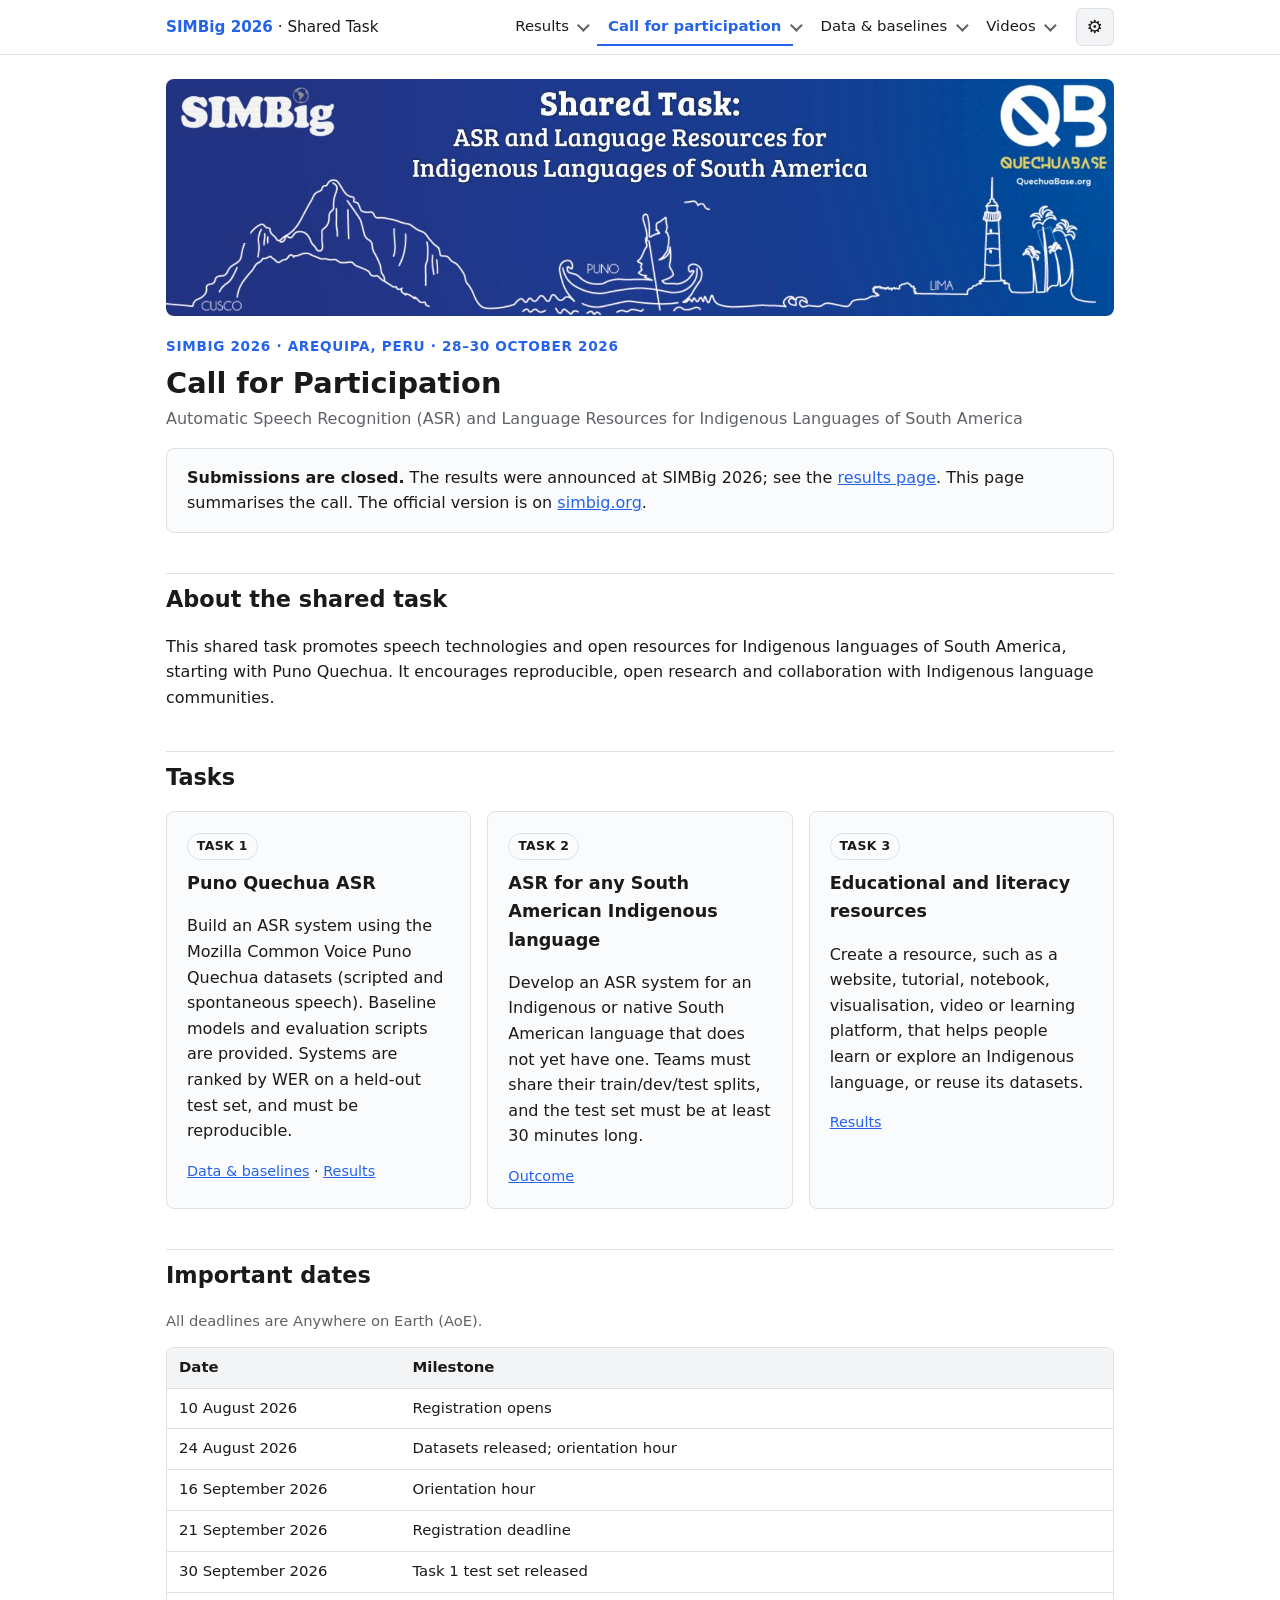
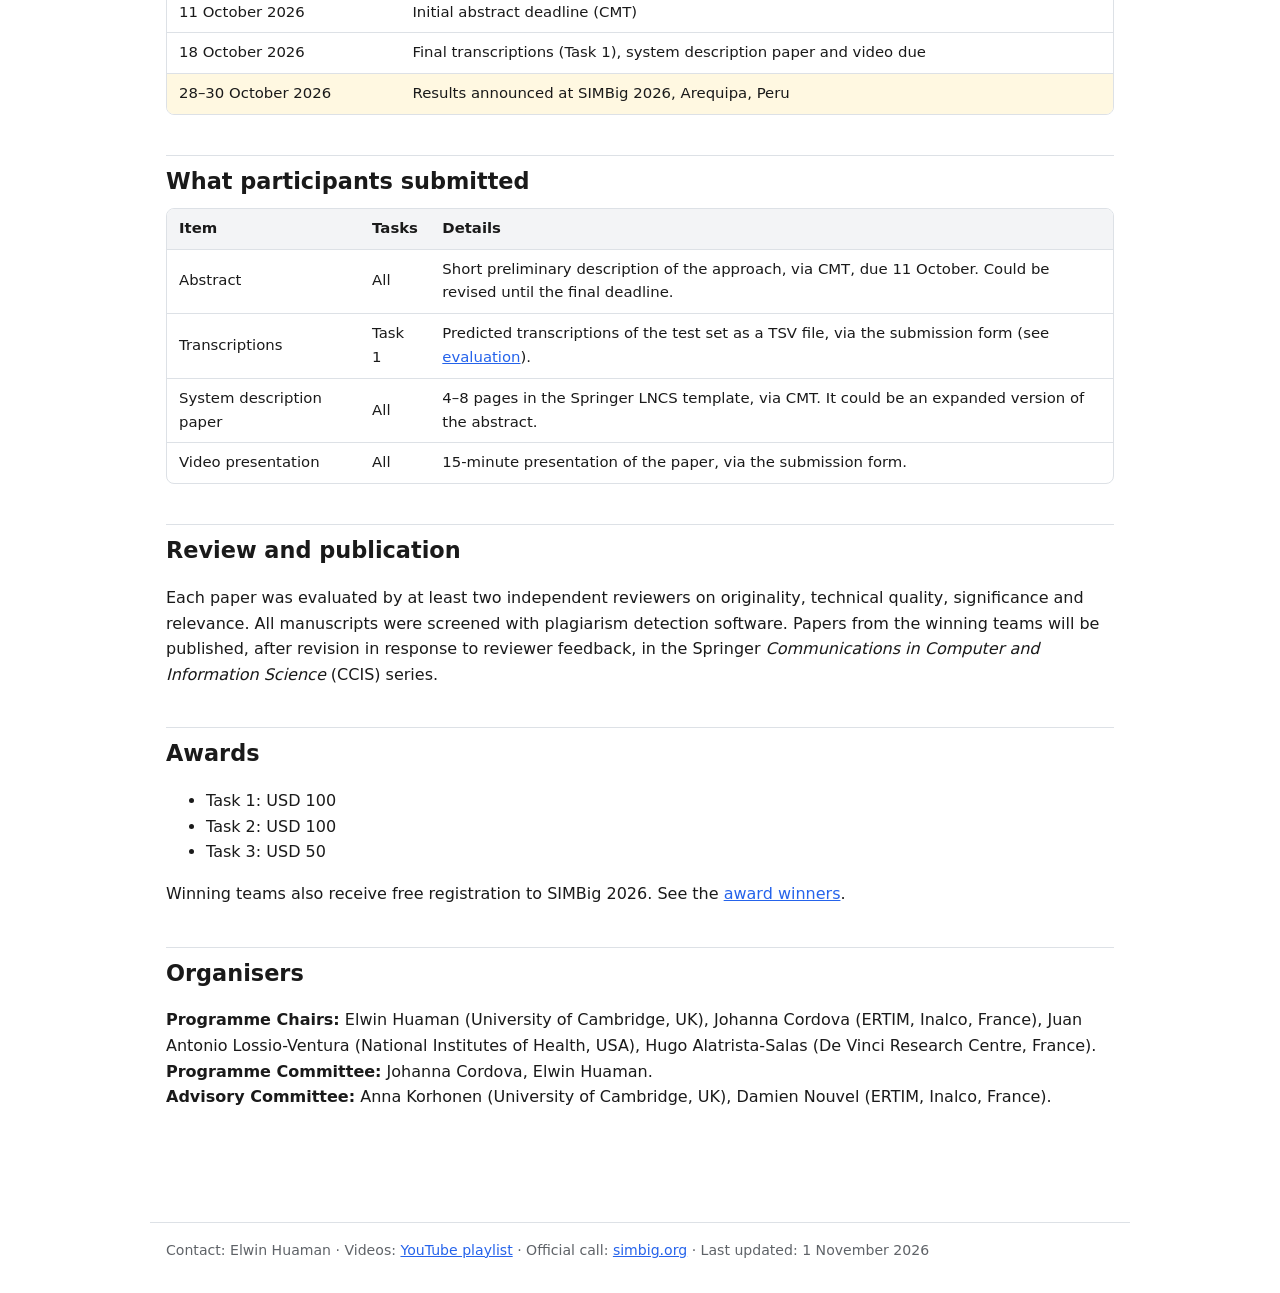
<file: call.html>
<!DOCTYPE html>
<html lang="en">
<head>
<meta charset="utf-8">
<meta name="viewport" content="width=device-width, initial-scale=1">
<!-- TODO: remove this noindex line when the site is final and announced -->
<meta name="robots" content="noindex, nofollow">
<title>Call for Participation · SIMBig 2026 Shared Task</title>
<meta name="description" content="Tasks, timeline and submission requirements of the SIMBig 2026 Shared Task.">
<link rel="stylesheet" href="assets/style.css?v=2026-11-01b">
<script src="assets/site.js?v=2026-11-01b"></script>
</head>
<body>
<a class="skip" href="#main">Skip to main content</a>
<header class="site">
<div class="bar">
  <a class="brand" href="index.html"><b>SIMBig 2026</b> · Shared Task</a>
  <button type="button" class="menu-btn" aria-expanded="false" aria-controls="site-nav">Menu</button>
  <nav id="site-nav" aria-label="Main">
    <ul>
      <li class="has-sub">
        <a href="index.html">Results</a><button type="button" class="sub-btn" aria-expanded="false" aria-controls="sub-index"><span class="sr-only">Results sections</span></button>
        <ul class="sub" id="sub-index">
          <li><a href="index.html#overview">Overview</a></li>
          <li><a href="index.html#task1">Task 1</a></li>
          <li><a href="index.html#task2">Task 2</a></li>
          <li><a href="index.html#task3">Task 3</a></li>
          <li><a href="index.html#awards">Awards</a></li>
          <li><a href="index.html#cite">How to cite</a></li>
          <li><a href="index.html#ack">Acknowledgements</a></li>
        </ul>
      </li>
      <li class="has-sub">
        <a href="call.html" aria-current="page">Call for participation</a><button type="button" class="sub-btn" aria-expanded="false" aria-controls="sub-call"><span class="sr-only">Call for participation sections</span></button>
        <ul class="sub" id="sub-call">
          <li><a href="call.html#about">About</a></li>
          <li><a href="call.html#tasks">Tasks</a></li>
          <li><a href="call.html#dates">Important dates</a></li>
          <li><a href="call.html#submission">Submission</a></li>
          <li><a href="call.html#review">Review &amp; publication</a></li>
          <li><a href="call.html#awards">Awards</a></li>
          <li><a href="call.html#organisers">Organisers</a></li>
        </ul>
      </li>
      <li class="has-sub">
        <a href="data.html">Data &amp; baselines</a><button type="button" class="sub-btn" aria-expanded="false" aria-controls="sub-data"><span class="sr-only">Data &amp; baselines sections</span></button>
        <ul class="sub" id="sub-data">
          <li><a href="data.html#datasets">Training data</a></li>
          <li><a href="data.html#test-set">Test set</a></li>
          <li><a href="data.html#baselines">Baselines</a></li>
          <li><a href="data.html#evaluation">Evaluation</a></li>
          <li><a href="data.html#task2-data">Task 2 data</a></li>
          <li><a href="data.html#cite-data">Citation &amp; licence</a></li>
        </ul>
      </li>
      <li class="has-sub">
        <a href="videos.html">Videos</a><button type="button" class="sub-btn" aria-expanded="false" aria-controls="sub-videos"><span class="sr-only">Videos sections</span></button>
        <ul class="sub" id="sub-videos">
          <li><a href="videos.html#session-video">Session recording</a></li>
          <li><a href="videos.html#v-task1">Task 1</a></li>
          <li><a href="videos.html#v-task3">Task 3</a></li>
          <li><a href="videos.html#playlist">Full playlist</a></li>
        </ul>
      </li>
    </ul>
  </nav>
  <div class="a11y">
    <button type="button" id="a11y-btn" aria-expanded="false" aria-controls="a11y-panel" title="Accessibility options"><span aria-hidden="true">⚙️</span><span class="sr-only">Accessibility options</span></button>
    <div id="a11y-panel" hidden>
      <h2>Accessibility options</h2>
      <fieldset>
        <legend>Text size</legend>
        <div class="seg">
          <label><input type="radio" name="a11y-text" value="-1"><span aria-hidden="true">A−</span><span class="sr-only">Small</span></label>
          <label><input type="radio" name="a11y-text" value="0"><span aria-hidden="true">A</span><span class="sr-only">Default</span></label>
          <label><input type="radio" name="a11y-text" value="1"><span aria-hidden="true">A+</span><span class="sr-only">Large</span></label>
          <label><input type="radio" name="a11y-text" value="2"><span aria-hidden="true">A++</span><span class="sr-only">Larger</span></label>
          <label><input type="radio" name="a11y-text" value="3"><span aria-hidden="true">A+++</span><span class="sr-only">Largest</span></label>
        </div>
      </fieldset>
      <fieldset>
        <legend>Theme</legend>
        <div class="seg">
          <label><input type="radio" name="a11y-theme" value="auto"><span>Auto</span></label>
          <label><input type="radio" name="a11y-theme" value="light"><span>Light</span></label>
          <label><input type="radio" name="a11y-theme" value="dark"><span>Dark</span></label>
        </div>
      </fieldset>
      <label class="check"><input type="checkbox" name="a11y-contrast" value="high"> High contrast</label>
      <label class="check"><input type="checkbox" name="a11y-links" value="underline"> Underline all links</label>
      <label class="check"><input type="checkbox" name="a11y-spacing" value="wide"> Wider text spacing</label>
      <label class="check"><input type="checkbox" name="a11y-motion" value="reduce"> Stop animations</label>
      <button type="button" id="a11y-reset">Reset to defaults</button>
    </div>
  </div>
</div>
</header>
<main id="main" class="page">

<img class="banner" src="img/banner.jpg" width="1536" height="384" alt="SIMBig and QuechuaBase banner: Shared Task on ASR and Language Resources for Indigenous Languages of South America">
<p class="eyebrow">SIMBig 2026 · Arequipa, Peru · 28–30 October 2026</p>
<h1>Call for Participation</h1>
<p class="sub">Automatic Speech Recognition (ASR) and Language Resources for Indigenous Languages of South America</p>

<div class="box">
  <p style="margin:0"><strong>Submissions are closed.</strong> The results were announced at SIMBig 2026; see the <a href="index.html">results page</a>.
  This page summarises the call. The official version is on <a href="https://simbig.org/SIMBig2026/en/sharedtask.html">simbig.org</a>.</p>
</div>

<h2 id="about">About the shared task</h2>
<p>This shared task promotes speech technologies and open resources for Indigenous languages of South America, starting with Puno Quechua.
It encourages reproducible, open research and collaboration with Indigenous language communities.</p>

<h2 id="tasks">Tasks</h2>
<div class="cards-3">
  <article class="card">
    <span class="badge">Task 1</span>
    <h3>Puno Quechua ASR</h3>
    <p>Build an ASR system using the Mozilla Common Voice Puno Quechua datasets (scripted and spontaneous speech).
    Baseline models and evaluation scripts are provided. Systems are ranked by WER on a held-out test set, and must be reproducible.</p>
    <p class="meta"><a href="data.html">Data &amp; baselines</a> · <a href="index.html#task1">Results</a></p>
  </article>
  <article class="card">
    <span class="badge">Task 2</span>
    <h3>ASR for any South American Indigenous language</h3>
    <p>Develop an ASR system for an Indigenous or native South American language that does not yet have one.
    Teams must share their train/dev/test splits, and the test set must be at least 30 minutes long.</p>
    <p class="meta"><a href="index.html#task2">Outcome</a></p>
  </article>
  <article class="card">
    <span class="badge">Task 3</span>
    <h3>Educational and literacy resources</h3>
    <p>Create a resource, such as a website, tutorial, notebook, visualisation, video or learning platform,
    that helps people learn or explore an Indigenous language, or reuse its datasets.</p>
    <p class="meta"><a href="index.html#task3">Results</a></p>
  </article>
</div>

<h2 id="dates">Important dates</h2>
<p class="muted">All deadlines are Anywhere on Earth (AoE).</p>
<div class="wrap">
<table class="plain">
<thead><tr><th scope="col">Date</th><th scope="col">Milestone</th></tr></thead>
<tbody>
<tr><td><time datetime="2026-08-10">10 August 2026</time></td><td>Registration opens</td></tr>
<tr><td><time datetime="2026-08-24">24 August 2026</time></td><td>Datasets released; orientation hour</td></tr>
<tr><td><time datetime="2026-09-16">16 September 2026</time></td><td>Orientation hour</td></tr>
<tr><td><time datetime="2026-09-21">21 September 2026</time></td><td>Registration deadline</td></tr>
<tr><td><time datetime="2026-09-30">30 September 2026</time></td><td>Task 1 test set released</td></tr>
<tr><td><time datetime="2026-10-11">11 October 2026</time></td><td>Initial abstract deadline (CMT)</td></tr>
<tr><td><time datetime="2026-10-18">18 October 2026</time></td><td>Final transcriptions (Task 1), system description paper and video due</td></tr>
<tr class="win"><td><time datetime="2026-10-28">28–30 October 2026</time></td><td>Results announced at SIMBig 2026, Arequipa, Peru</td></tr>
</tbody>
</table>
</div>

<h2 id="submission">What participants submitted</h2>
<div class="wrap">
<table class="plain">
<thead><tr><th scope="col">Item</th><th scope="col">Tasks</th><th scope="col">Details</th></tr></thead>
<tbody>
<tr><td>Abstract</td><td>All</td><td>Short preliminary description of the approach, via CMT, due 11 October. Could be revised until the final deadline.</td></tr>
<tr><td>Transcriptions</td><td>Task 1</td><td>Predicted transcriptions of the test set as a TSV file, via the submission form (see <a href="data.html#evaluation">evaluation</a>).</td></tr>
<tr><td>System description paper</td><td>All</td><td>4–8 pages in the Springer LNCS template, via CMT. It could be an expanded version of the abstract.</td></tr>
<tr><td>Video presentation</td><td>All</td><td>15-minute presentation of the paper, via the submission form.</td></tr>
</tbody>
</table>
</div>

<h2 id="review">Review and publication</h2>
<p>Each paper was evaluated by at least two independent reviewers on originality, technical quality, significance and relevance.
All manuscripts were screened with plagiarism detection software. Papers from the winning teams will be published, after revision in response to
reviewer feedback, in the Springer <em>Communications in Computer and Information Science</em> (CCIS) series.</p>

<h2 id="awards">Awards</h2>
<ul>
  <li>Task 1: USD 100</li>
  <li>Task 2: USD 100</li>
  <li>Task 3: USD 50</li>
</ul>
<p>Winning teams also receive free registration to SIMBig 2026. See the <a href="index.html#awards">award winners</a>.</p>

<h2 id="organisers">Organisers</h2>
<p><strong>Programme Chairs:</strong> Elwin Huaman (University of Cambridge, UK), Johanna Cordova (ERTIM, Inalco, France),
Juan Antonio Lossio-Ventura (National Institutes of Health, USA), Hugo Alatrista-Salas (De Vinci Research Centre, France).<br>
<strong>Programme Committee:</strong> Johanna Cordova, Elwin Huaman.<br>
<strong>Advisory Committee:</strong> Anna Korhonen (University of Cambridge, UK), Damien Nouvel (ERTIM, Inalco, France).</p>
</main>
<footer class="site">
  Contact: Elwin Huaman ·
  Videos: <a href="https://www.youtube.com/playlist?list=PLJJ3PrLgcIiw">YouTube playlist</a> ·
  Official call: <a href="https://simbig.org/SIMBig2026/en/sharedtask.html">simbig.org</a> ·
  Last updated: 1 November 2026
</footer>
</body>
</html>
</file>
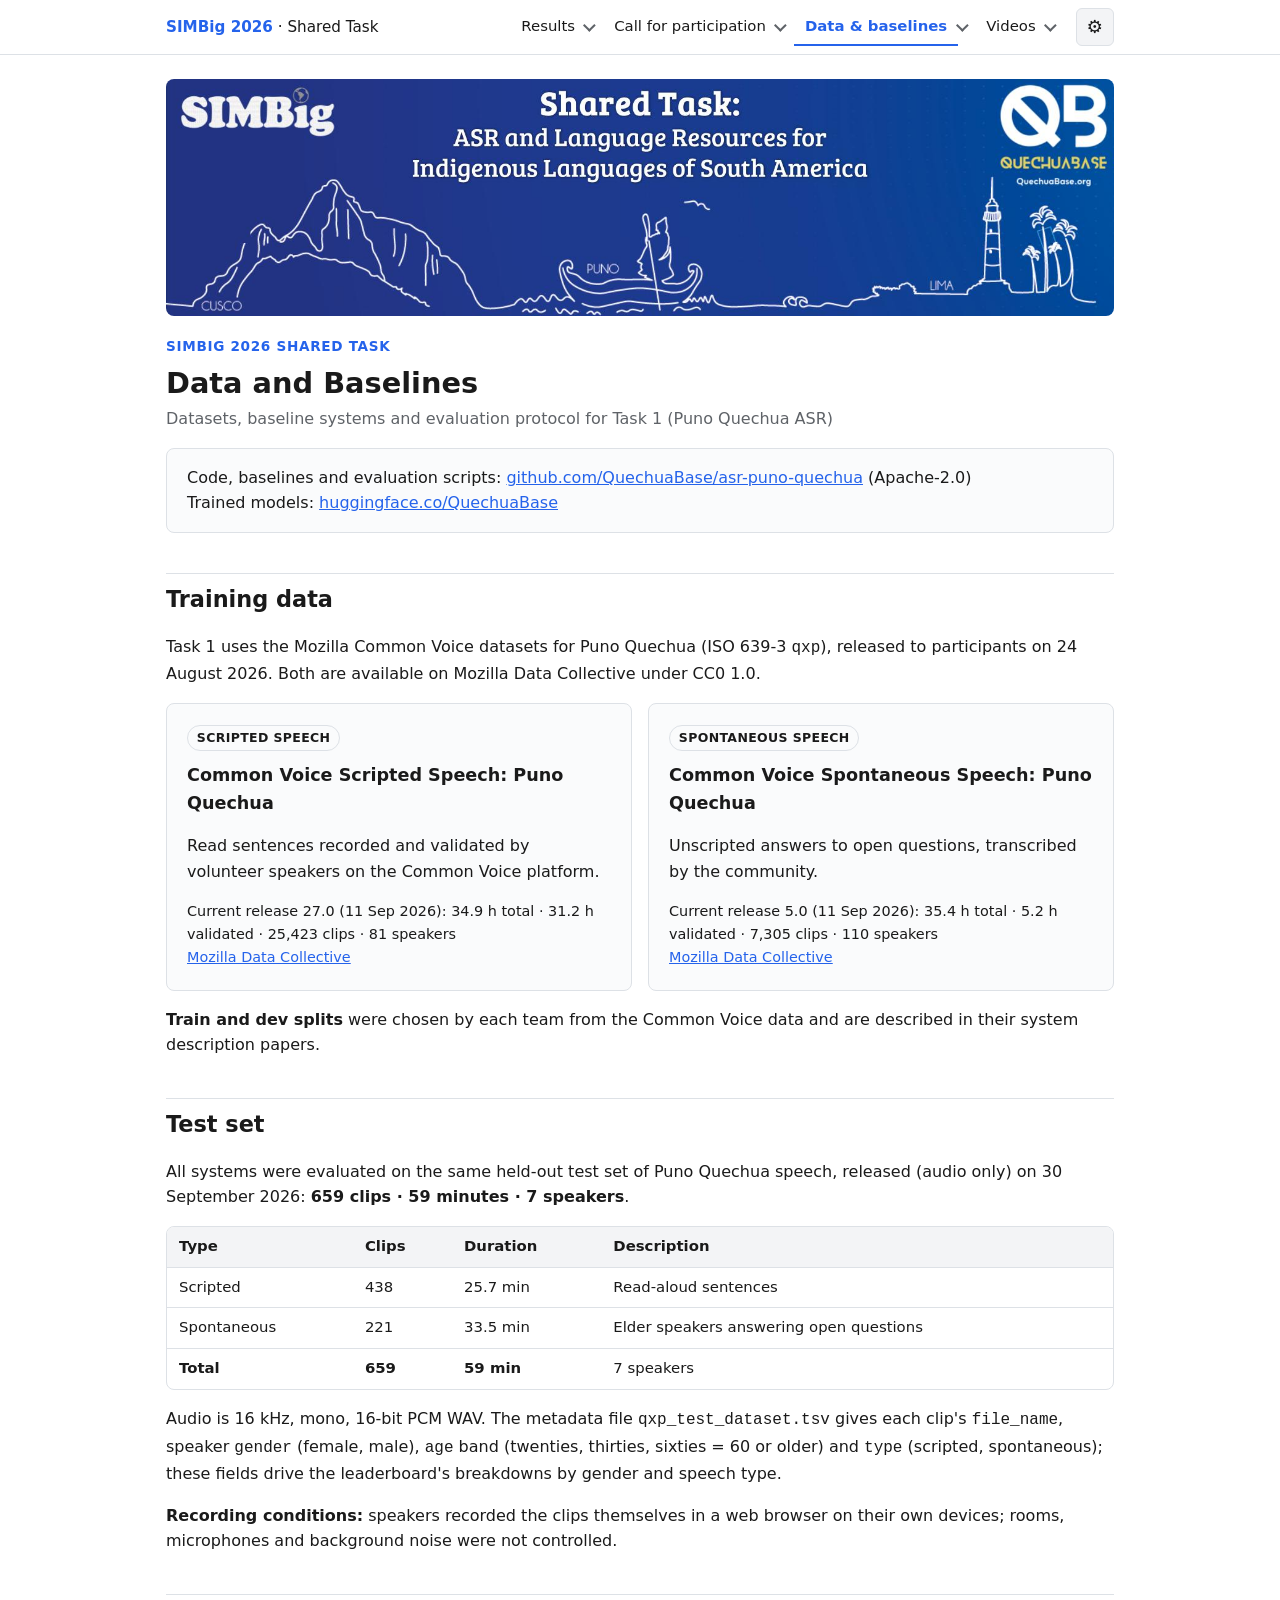
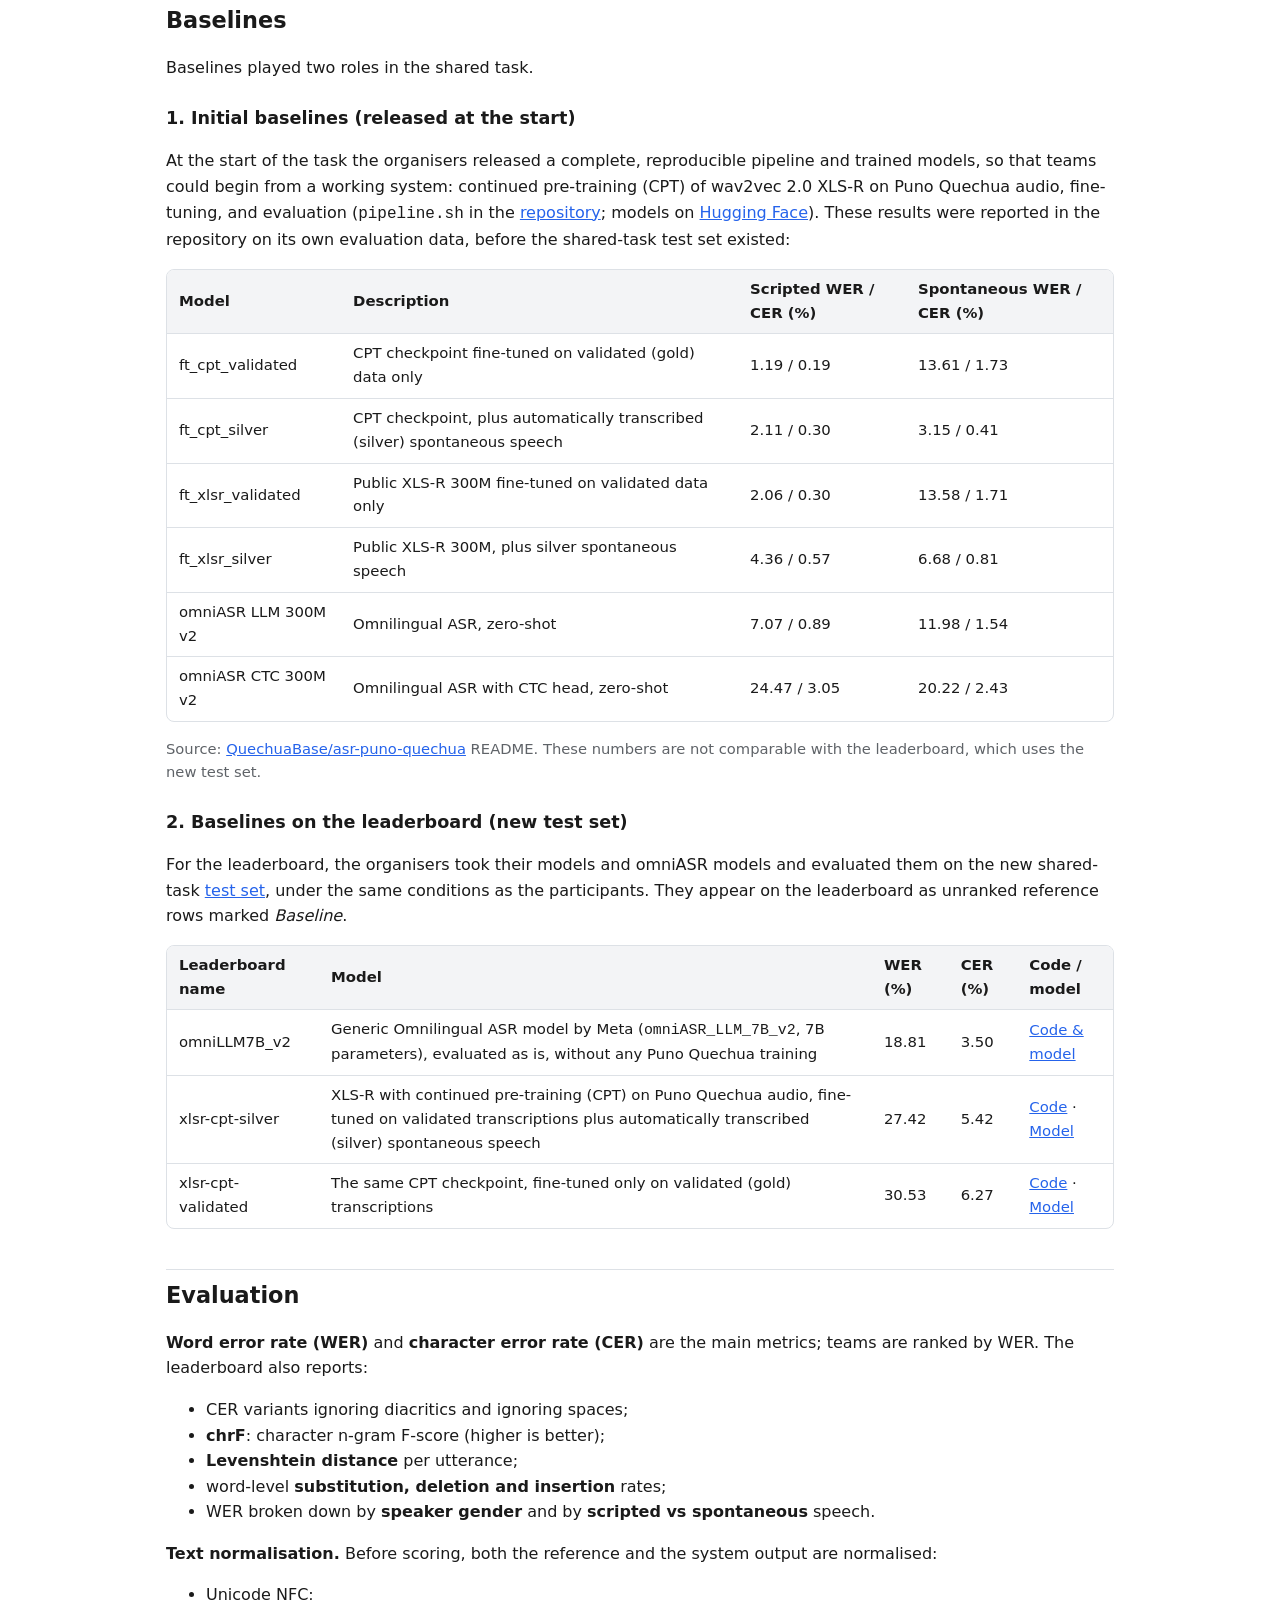
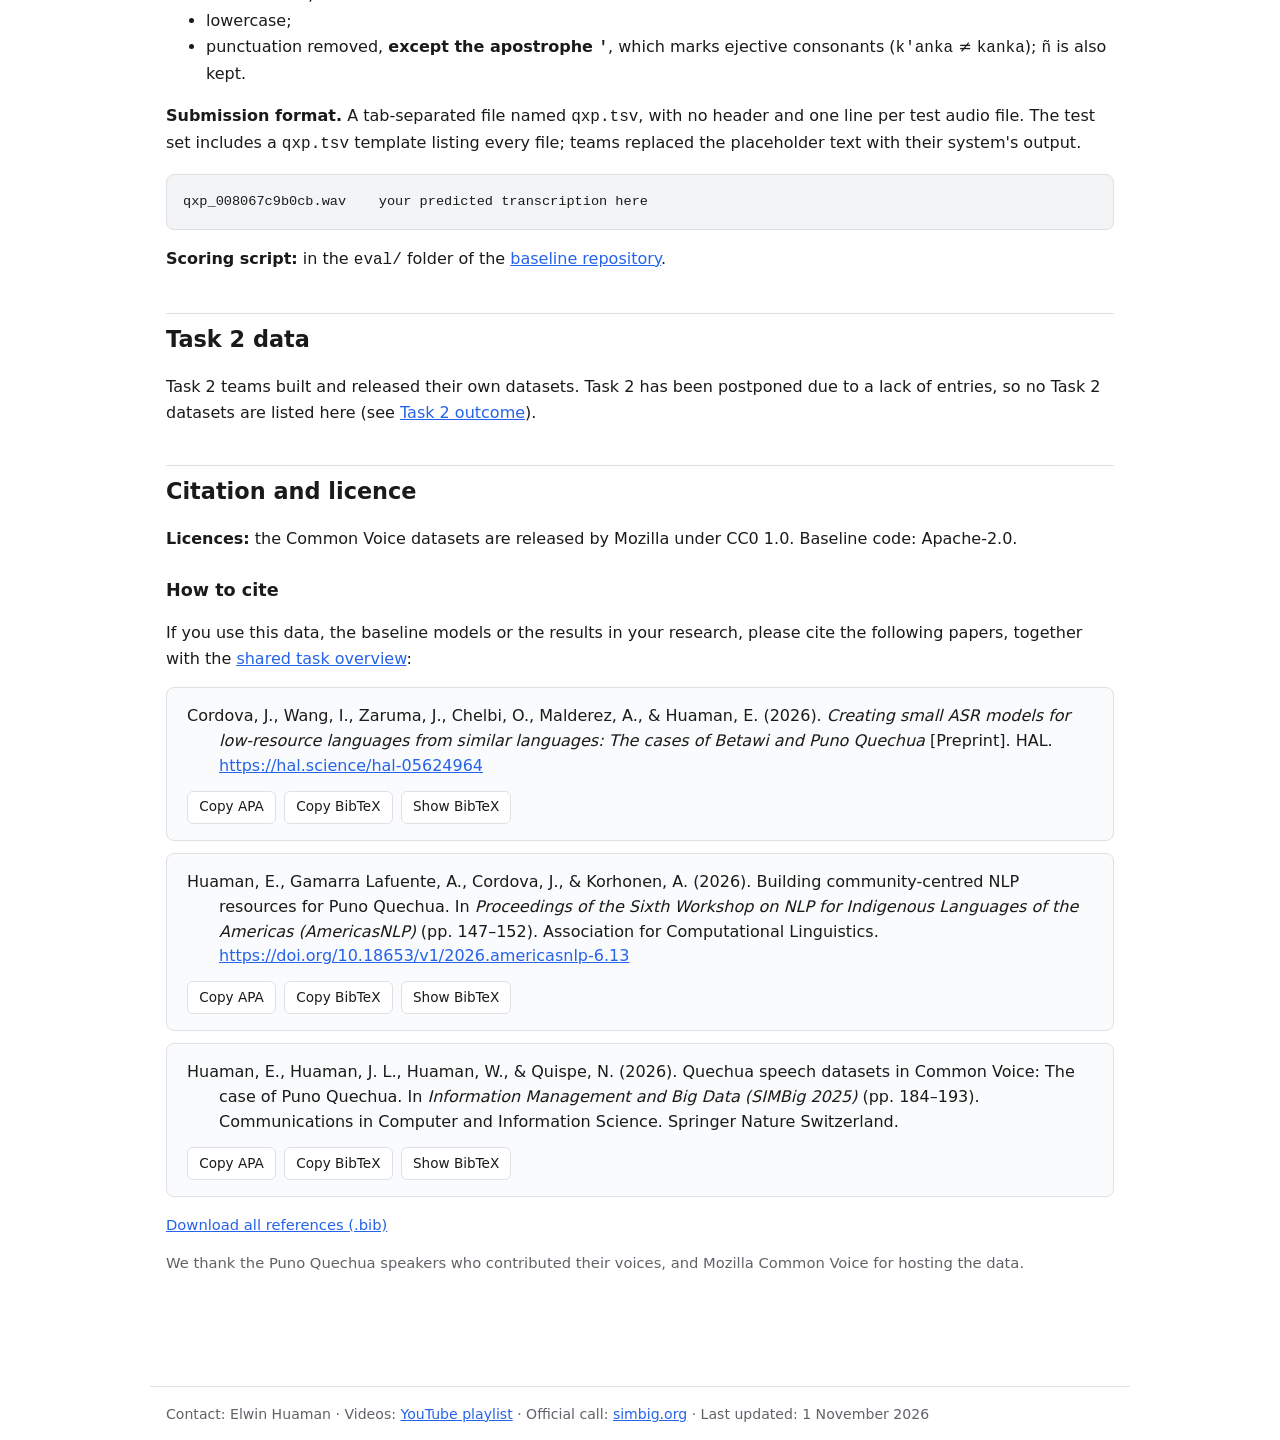
<file: data.html>
<!DOCTYPE html>
<html lang="en">
<head>
<meta charset="utf-8">
<meta name="viewport" content="width=device-width, initial-scale=1">
<!-- TODO: remove this noindex line when the site is final and announced -->
<meta name="robots" content="noindex, nofollow">
<title>Data and Baselines · SIMBig 2026 Shared Task</title>
<meta name="description" content="Datasets, baseline systems and evaluation protocol of the SIMBig 2026 Shared Task.">
<link rel="stylesheet" href="assets/style.css?v=2026-11-01b">
<script src="assets/site.js?v=2026-11-01b"></script>
</head>
<body>
<a class="skip" href="#main">Skip to main content</a>
<header class="site">
<div class="bar">
  <a class="brand" href="index.html"><b>SIMBig 2026</b> · Shared Task</a>
  <button type="button" class="menu-btn" aria-expanded="false" aria-controls="site-nav">Menu</button>
  <nav id="site-nav" aria-label="Main">
    <ul>
      <li class="has-sub">
        <a href="index.html">Results</a><button type="button" class="sub-btn" aria-expanded="false" aria-controls="sub-index"><span class="sr-only">Results sections</span></button>
        <ul class="sub" id="sub-index">
          <li><a href="index.html#overview">Overview</a></li>
          <li><a href="index.html#task1">Task 1</a></li>
          <li><a href="index.html#task2">Task 2</a></li>
          <li><a href="index.html#task3">Task 3</a></li>
          <li><a href="index.html#awards">Awards</a></li>
          <li><a href="index.html#cite">How to cite</a></li>
          <li><a href="index.html#ack">Acknowledgements</a></li>
        </ul>
      </li>
      <li class="has-sub">
        <a href="call.html">Call for participation</a><button type="button" class="sub-btn" aria-expanded="false" aria-controls="sub-call"><span class="sr-only">Call for participation sections</span></button>
        <ul class="sub" id="sub-call">
          <li><a href="call.html#about">About</a></li>
          <li><a href="call.html#tasks">Tasks</a></li>
          <li><a href="call.html#dates">Important dates</a></li>
          <li><a href="call.html#submission">Submission</a></li>
          <li><a href="call.html#review">Review &amp; publication</a></li>
          <li><a href="call.html#awards">Awards</a></li>
          <li><a href="call.html#organisers">Organisers</a></li>
        </ul>
      </li>
      <li class="has-sub">
        <a href="data.html" aria-current="page">Data &amp; baselines</a><button type="button" class="sub-btn" aria-expanded="false" aria-controls="sub-data"><span class="sr-only">Data &amp; baselines sections</span></button>
        <ul class="sub" id="sub-data">
          <li><a href="data.html#datasets">Training data</a></li>
          <li><a href="data.html#test-set">Test set</a></li>
          <li><a href="data.html#baselines">Baselines</a></li>
          <li><a href="data.html#evaluation">Evaluation</a></li>
          <li><a href="data.html#task2-data">Task 2 data</a></li>
          <li><a href="data.html#cite-data">Citation &amp; licence</a></li>
        </ul>
      </li>
      <li class="has-sub">
        <a href="videos.html">Videos</a><button type="button" class="sub-btn" aria-expanded="false" aria-controls="sub-videos"><span class="sr-only">Videos sections</span></button>
        <ul class="sub" id="sub-videos">
          <li><a href="videos.html#session-video">Session recording</a></li>
          <li><a href="videos.html#v-task1">Task 1</a></li>
          <li><a href="videos.html#v-task3">Task 3</a></li>
          <li><a href="videos.html#playlist">Full playlist</a></li>
        </ul>
      </li>
    </ul>
  </nav>
  <div class="a11y">
    <button type="button" id="a11y-btn" aria-expanded="false" aria-controls="a11y-panel" title="Accessibility options"><span aria-hidden="true">⚙️</span><span class="sr-only">Accessibility options</span></button>
    <div id="a11y-panel" hidden>
      <h2>Accessibility options</h2>
      <fieldset>
        <legend>Text size</legend>
        <div class="seg">
          <label><input type="radio" name="a11y-text" value="-1"><span aria-hidden="true">A−</span><span class="sr-only">Small</span></label>
          <label><input type="radio" name="a11y-text" value="0"><span aria-hidden="true">A</span><span class="sr-only">Default</span></label>
          <label><input type="radio" name="a11y-text" value="1"><span aria-hidden="true">A+</span><span class="sr-only">Large</span></label>
          <label><input type="radio" name="a11y-text" value="2"><span aria-hidden="true">A++</span><span class="sr-only">Larger</span></label>
          <label><input type="radio" name="a11y-text" value="3"><span aria-hidden="true">A+++</span><span class="sr-only">Largest</span></label>
        </div>
      </fieldset>
      <fieldset>
        <legend>Theme</legend>
        <div class="seg">
          <label><input type="radio" name="a11y-theme" value="auto"><span>Auto</span></label>
          <label><input type="radio" name="a11y-theme" value="light"><span>Light</span></label>
          <label><input type="radio" name="a11y-theme" value="dark"><span>Dark</span></label>
        </div>
      </fieldset>
      <label class="check"><input type="checkbox" name="a11y-contrast" value="high"> High contrast</label>
      <label class="check"><input type="checkbox" name="a11y-links" value="underline"> Underline all links</label>
      <label class="check"><input type="checkbox" name="a11y-spacing" value="wide"> Wider text spacing</label>
      <label class="check"><input type="checkbox" name="a11y-motion" value="reduce"> Stop animations</label>
      <button type="button" id="a11y-reset">Reset to defaults</button>
    </div>
  </div>
</div>
</header>
<main id="main" class="page">

<img class="banner" src="img/banner.jpg" width="1536" height="384" alt="SIMBig and QuechuaBase banner: Shared Task on ASR and Language Resources for Indigenous Languages of South America">
<p class="eyebrow">SIMBig 2026 Shared Task</p>
<h1>Data and Baselines</h1>
<p class="sub">Datasets, baseline systems and evaluation protocol for Task 1 (Puno Quechua ASR)</p>

<div class="box">
  <p style="margin:0">Code, baselines and evaluation scripts:
  <a href="https://github.com/QuechuaBase/asr-puno-quechua">github.com/QuechuaBase/asr-puno-quechua</a> (Apache-2.0)<br>
  Trained models: <a href="https://huggingface.co/QuechuaBase">huggingface.co/QuechuaBase</a></p>
</div>

<h2 id="datasets">Training data</h2>
<p>Task 1 uses the Mozilla Common Voice datasets for Puno Quechua (ISO 639-3 <code>qxp</code>), released to participants on 24 August 2026.
Both are available on Mozilla Data Collective under CC0 1.0.</p>
<div class="cards-3">
  <article class="card">
    <span class="badge">Scripted speech</span>
    <h3>Common Voice Scripted Speech: Puno Quechua</h3>
    <p>Read sentences recorded and validated by volunteer speakers on the Common Voice platform.</p>
    <p class="meta">Current release 27.0 (11 Sep 2026): 34.9 h total · 31.2 h validated · 25,423 clips · 81 speakers<br>
    <a href="https://mozilladatacollective.com/datasets/cmu62ctgp00o9nq07canzmu07">Mozilla Data Collective</a></p>
  </article>
  <article class="card">
    <span class="badge">Spontaneous speech</span>
    <h3>Common Voice Spontaneous Speech: Puno Quechua</h3>
    <p>Unscripted answers to open questions, transcribed by the community.</p>
    <p class="meta">Current release 5.0 (11 Sep 2026): 35.4 h total · 5.2 h validated · 7,305 clips · 110 speakers<br>
    <a href="https://mozilladatacollective.com/datasets/cmu60wldk00jcnq07eaxdrdl5">Mozilla Data Collective</a></p>
  </article>
</div>
<p><strong>Train and dev splits</strong> were chosen by each team from the Common Voice data and are described in their system description papers.</p>

<h2 id="test-set">Test set</h2>
<p>All systems were evaluated on the same held-out test set of Puno Quechua speech, released (audio only) on 30 September 2026:
<strong>659 clips · 59 minutes · 7 speakers</strong>.</p>
<div class="wrap">
<table class="plain">
<thead><tr><th scope="col">Type</th><th scope="col">Clips</th><th scope="col">Duration</th><th scope="col">Description</th></tr></thead>
<tbody>
<tr><td>Scripted</td><td>438</td><td>25.7 min</td><td>Read-aloud sentences</td></tr>
<tr><td>Spontaneous</td><td>221</td><td>33.5 min</td><td>Elder speakers answering open questions</td></tr>
<tr><td><strong>Total</strong></td><td><strong>659</strong></td><td><strong>59 min</strong></td><td>7 speakers</td></tr>
</tbody>
</table>
</div>
<p>Audio is 16 kHz, mono, 16-bit PCM WAV. The metadata file <code>qxp_test_dataset.tsv</code> gives each clip's <code>file_name</code>,
speaker <code>gender</code> (female, male), <code>age</code> band (twenties, thirties, sixties = 60 or older) and <code>type</code> (scripted, spontaneous);
these fields drive the leaderboard's breakdowns by gender and speech type.</p>
<p><strong>Recording conditions:</strong> speakers recorded the clips themselves in a web browser on their own devices; rooms, microphones and background noise were not controlled.</p>
<!-- <p>Reference transcriptions: <span class="todo">TODO: release date / link</span></p> -->

<h2 id="baselines">Baselines</h2>
<p>Baselines played two roles in the shared task.</p>

<h3>1. Initial baselines (released at the start)</h3>
<p>At the start of the task the organisers released a complete, reproducible pipeline and trained models, so that teams could begin from a working system:
continued pre-training (CPT) of wav2vec 2.0 XLS-R on Puno Quechua audio, fine-tuning, and evaluation (<code>pipeline.sh</code> in the
<a href="https://github.com/QuechuaBase/asr-puno-quechua">repository</a>; models on <a href="https://huggingface.co/QuechuaBase">Hugging Face</a>). These results were reported in the repository on its own evaluation data, before the shared-task test set existed:</p>
<div class="wrap">
<table class="plain">
<thead><tr><th scope="col">Model</th><th scope="col">Description</th><th scope="col">Scripted WER / CER (%)</th><th scope="col">Spontaneous WER / CER (%)</th></tr></thead>
<tbody>
<tr><td>ft_cpt_validated</td><td>CPT checkpoint fine-tuned on validated (gold) data only</td><td>1.19 / 0.19</td><td>13.61 / 1.73</td></tr>
<tr><td>ft_cpt_silver</td><td>CPT checkpoint, plus automatically transcribed (silver) spontaneous speech</td><td>2.11 / 0.30</td><td>3.15 / 0.41</td></tr>
<tr><td>ft_xlsr_validated</td><td>Public XLS-R 300M fine-tuned on validated data only</td><td>2.06 / 0.30</td><td>13.58 / 1.71</td></tr>
<tr><td>ft_xlsr_silver</td><td>Public XLS-R 300M, plus silver spontaneous speech</td><td>4.36 / 0.57</td><td>6.68 / 0.81</td></tr>
<tr><td>omniASR LLM 300M v2</td><td>Omnilingual ASR, zero-shot</td><td>7.07 / 0.89</td><td>11.98 / 1.54</td></tr>
<tr><td>omniASR CTC 300M v2</td><td>Omnilingual ASR with CTC head, zero-shot</td><td>24.47 / 3.05</td><td>20.22 / 2.43</td></tr>
</tbody>
</table>
</div>
<p class="muted">Source: <a href="https://github.com/QuechuaBase/asr-puno-quechua">QuechuaBase/asr-puno-quechua</a> README. These numbers are not comparable with the leaderboard, which uses the new test set.</p>

<h3>2. Baselines on the leaderboard (new test set)</h3>
<p>For the leaderboard, the organisers took their models and omniASR models and evaluated them on the new shared-task <a href="#test-set">test set</a>, under the same conditions as the participants.
They appear on the leaderboard as unranked reference rows marked <em>Baseline</em>.</p>
<div class="wrap">
<table class="plain">
<thead><tr><th scope="col">Leaderboard name</th><th scope="col">Model</th><th scope="col">WER (%)</th><th scope="col">CER (%)</th><th scope="col">Code / model</th></tr></thead>
<tbody>
<tr><td>omniLLM7B_v2</td><td>Generic Omnilingual ASR model by Meta (<code>omniASR_LLM_7B_v2</code>, 7B parameters), evaluated as is, without any Puno Quechua training</td><td>18.81</td><td>3.50</td><td><a href="https://github.com/facebookresearch/omnilingual-asr">Code &amp; model</a></td></tr>
<tr><td>xlsr-cpt-silver</td><td>XLS-R with continued pre-training (CPT) on Puno Quechua audio, fine-tuned on validated transcriptions plus automatically transcribed (silver) spontaneous speech</td><td>27.42</td><td>5.42</td><td><a href="https://github.com/QuechuaBase/asr-puno-quechua">Code</a> · <a href="https://huggingface.co/QuechuaBase/xls-r-cpt-qxp-cv26-silver">Model</a></td></tr>
<tr><td>xlsr-cpt-validated</td><td>The same CPT checkpoint, fine-tuned only on validated (gold) transcriptions</td><td>30.53</td><td>6.27</td><td><a href="https://github.com/QuechuaBase/asr-puno-quechua">Code</a> · <a href="https://huggingface.co/QuechuaBase/xls-r-cpt-qxp-cv26-validated">Model</a></td></tr>
</tbody>
</table>
</div>

<h2 id="evaluation">Evaluation</h2>
<p><strong>Word error rate (WER)</strong> and <strong>character error rate (CER)</strong> are the main metrics; teams are ranked by WER. The leaderboard also reports:</p>
<ul>
  <li>CER variants ignoring diacritics and ignoring spaces;</li>
  <li><strong>chrF</strong>: character n-gram F-score (higher is better);</li>
  <li><strong>Levenshtein distance</strong> per utterance;</li>
  <li>word-level <strong>substitution, deletion and insertion</strong> rates;</li>
  <li>WER broken down by <strong>speaker gender</strong> and by <strong>scripted vs spontaneous</strong> speech.</li>
</ul>
<p><strong>Text normalisation.</strong> Before scoring, both the reference and the system output are normalised:</p>
<ul>
  <li>Unicode NFC;</li>
  <li>lowercase;</li>
  <li>punctuation removed, <strong>except the apostrophe <code>'</code></strong>, which marks ejective consonants (<code>k'anka</code> ≠ <code>kanka</code>);
  <code>ñ</code> is also kept.</li>
</ul>
<p><strong>Submission format.</strong> A tab-separated file named <code>qxp.tsv</code>, with no header and one line per test audio file.
The test set includes a <code>qxp.tsv</code> template listing every file; teams replaced the placeholder text with their system's output.</p>
<pre><code>qxp_008067c9b0cb.wav&#9;your predicted transcription here</code></pre>
<p><strong>Scoring script:</strong> in the <code>eval/</code> folder of the <a href="https://github.com/QuechuaBase/asr-puno-quechua">baseline repository</a>.</p>

<h2 id="task2-data">Task 2 data</h2>
<p>Task 2 teams built and released their own datasets. Task 2 has been postponed due to a lack of entries, so no Task 2 datasets are listed here (see <a href="index.html#task2">Task 2 outcome</a>).</p>

<h2 id="cite-data">Citation and licence</h2>
<p><strong>Licences:</strong> the Common Voice datasets are released by Mozilla under CC0 1.0. Baseline code: Apache-2.0.</p>

<h3>How to cite</h3>
<p>If you use this data, the baseline models or the results in your research, please cite the following papers, together with the <a href="index.html#cite">shared task overview</a>:</p>
<ol class="refs">
  <li id="ref-CordovaWZCMH26">
    <p class="apa" id="apa-CordovaWZCMH26">Cordova, J., Wang, I., Zaruma, J., Chelbi, O., Malderez, A., &amp; Huaman, E. (2026). <em>Creating small ASR models for low-resource languages from similar languages: The cases of Betawi and Puno Quechua</em> [Preprint]. HAL. <a href="https://hal.science/hal-05624964">https://hal.science/hal-05624964</a></p>
    <div class="ref-actions">
      <button type="button" class="btn sm" data-copy="apa-CordovaWZCMH26">Copy APA</button>
      <button type="button" class="btn sm" data-copy="bib-CordovaWZCMH26">Copy BibTeX</button>
      <button type="button" class="btn sm" aria-expanded="false" aria-controls="bibbox-CordovaWZCMH26" data-toggle>Show BibTeX</button>
    </div>
    <pre id="bibbox-CordovaWZCMH26" hidden><code id="bib-CordovaWZCMH26">@unpublished{CordovaWZCMH26,
  author = {Johanna Cordova and Ilaine Wang and Jocelyn Zaruma and Oumaya Chelbi and Alexis Malderez and Elwin Huaman},
  title  = {{Creating Small ASR Models For Low-resource Languages From Similar Languages: The Cases Of Betawi and Puno Quechua}},
  note   = {Preprint, HAL Id: hal-05624964},
  year   = {2026},
  month  = may,
  url    = {https://hal.science/hal-05624964}
}</code></pre>
  </li>
  <li id="ref-HuamanGCK2026">
    <p class="apa" id="apa-HuamanGCK2026">Huaman, E., Gamarra Lafuente, A., Cordova, J., &amp; Korhonen, A. (2026). Building community-centred NLP resources for Puno Quechua. In <em>Proceedings of the Sixth Workshop on NLP for Indigenous Languages of the Americas (AmericasNLP)</em> (pp. 147–152). Association for Computational Linguistics. <a href="https://doi.org/10.18653/v1/2026.americasnlp-6.13">https://doi.org/10.18653/v1/2026.americasnlp-6.13</a></p>
    <div class="ref-actions">
      <button type="button" class="btn sm" data-copy="apa-HuamanGCK2026">Copy APA</button>
      <button type="button" class="btn sm" data-copy="bib-HuamanGCK2026">Copy BibTeX</button>
      <button type="button" class="btn sm" aria-expanded="false" aria-controls="bibbox-HuamanGCK2026" data-toggle>Show BibTeX</button>
    </div>
    <pre id="bibbox-HuamanGCK2026" hidden><code id="bib-HuamanGCK2026">@inproceedings{HuamanGCK2026,
  title     = {Building Community-Centred {NLP} Resources for {P}uno {Q}uechua},
  author    = {Huaman, Elwin and Gamarra Lafuente, Adrian and Cordova, Johanna and Korhonen, Anna},
  booktitle = {Proceedings of the Sixth Workshop on {NLP} for Indigenous Languages of the {A}mericas ({A}mericas{NLP})},
  month     = {jul},
  year      = {2026},
  address   = {San Diego, California, USA},
  publisher = {Association for Computational Linguistics},
  url       = {https://aclanthology.org/2026.americasnlp-6.13/},
  doi       = {10.18653/v1/2026.americasnlp-6.13},
  pages     = {147--152},
  isbn      = {979-8-89176-415-6}
}</code></pre>
  </li>
  <li id="ref-HuamanHHQ2026">
    <p class="apa" id="apa-HuamanHHQ2026">Huaman, E., Huaman, J. L., Huaman, W., &amp; Quispe, N. (2026). Quechua speech datasets in Common Voice: The case of Puno Quechua. In <em>Information Management and Big Data (SIMBig 2025)</em> (pp. 184–193). Communications in Computer and Information Science. Springer Nature Switzerland.</p>
    <div class="ref-actions">
      <button type="button" class="btn sm" data-copy="apa-HuamanHHQ2026">Copy APA</button>
      <button type="button" class="btn sm" data-copy="bib-HuamanHHQ2026">Copy BibTeX</button>
      <button type="button" class="btn sm" aria-expanded="false" aria-controls="bibbox-HuamanHHQ2026" data-toggle>Show BibTeX</button>
    </div>
    <pre id="bibbox-HuamanHHQ2026" hidden><code id="bib-HuamanHHQ2026">@inproceedings{HuamanHHQ2026,
  author    = {Elwin Huaman and Jorge Luis Huaman and Wendi Huaman and Ninfa Quispe},
  title     = {Quechua Speech Datasets in Common Voice: The Case of Puno Quechua},
  booktitle = {Proceedings of the Information Management and Big Data (SIMBig 2025), Lima, Peru, October 29-31, 2025},
  year      = {2026},
  publisher = {Springer Nature Switzerland},
  pages     = {184--193},
  isbn      = {978-3-032-20322-9},
  series    = {Communications in Computer and Information Science}
}</code></pre>
  </li>
</ol>
<p class="muted"><a href="simbig2026-shared-task.bib" download>Download all references (.bib)</a></p>

<p class="muted">We thank the Puno Quechua speakers who contributed their voices, and Mozilla Common Voice for hosting the data.</p>
</main>
<footer class="site">
  Contact: Elwin Huaman ·
  Videos: <a href="https://www.youtube.com/playlist?list=PLJJ3PrLgcIiw">YouTube playlist</a> ·
  Official call: <a href="https://simbig.org/SIMBig2026/en/sharedtask.html">simbig.org</a> ·
  Last updated: 1 November 2026
</footer>
</body>
</html>
</file>
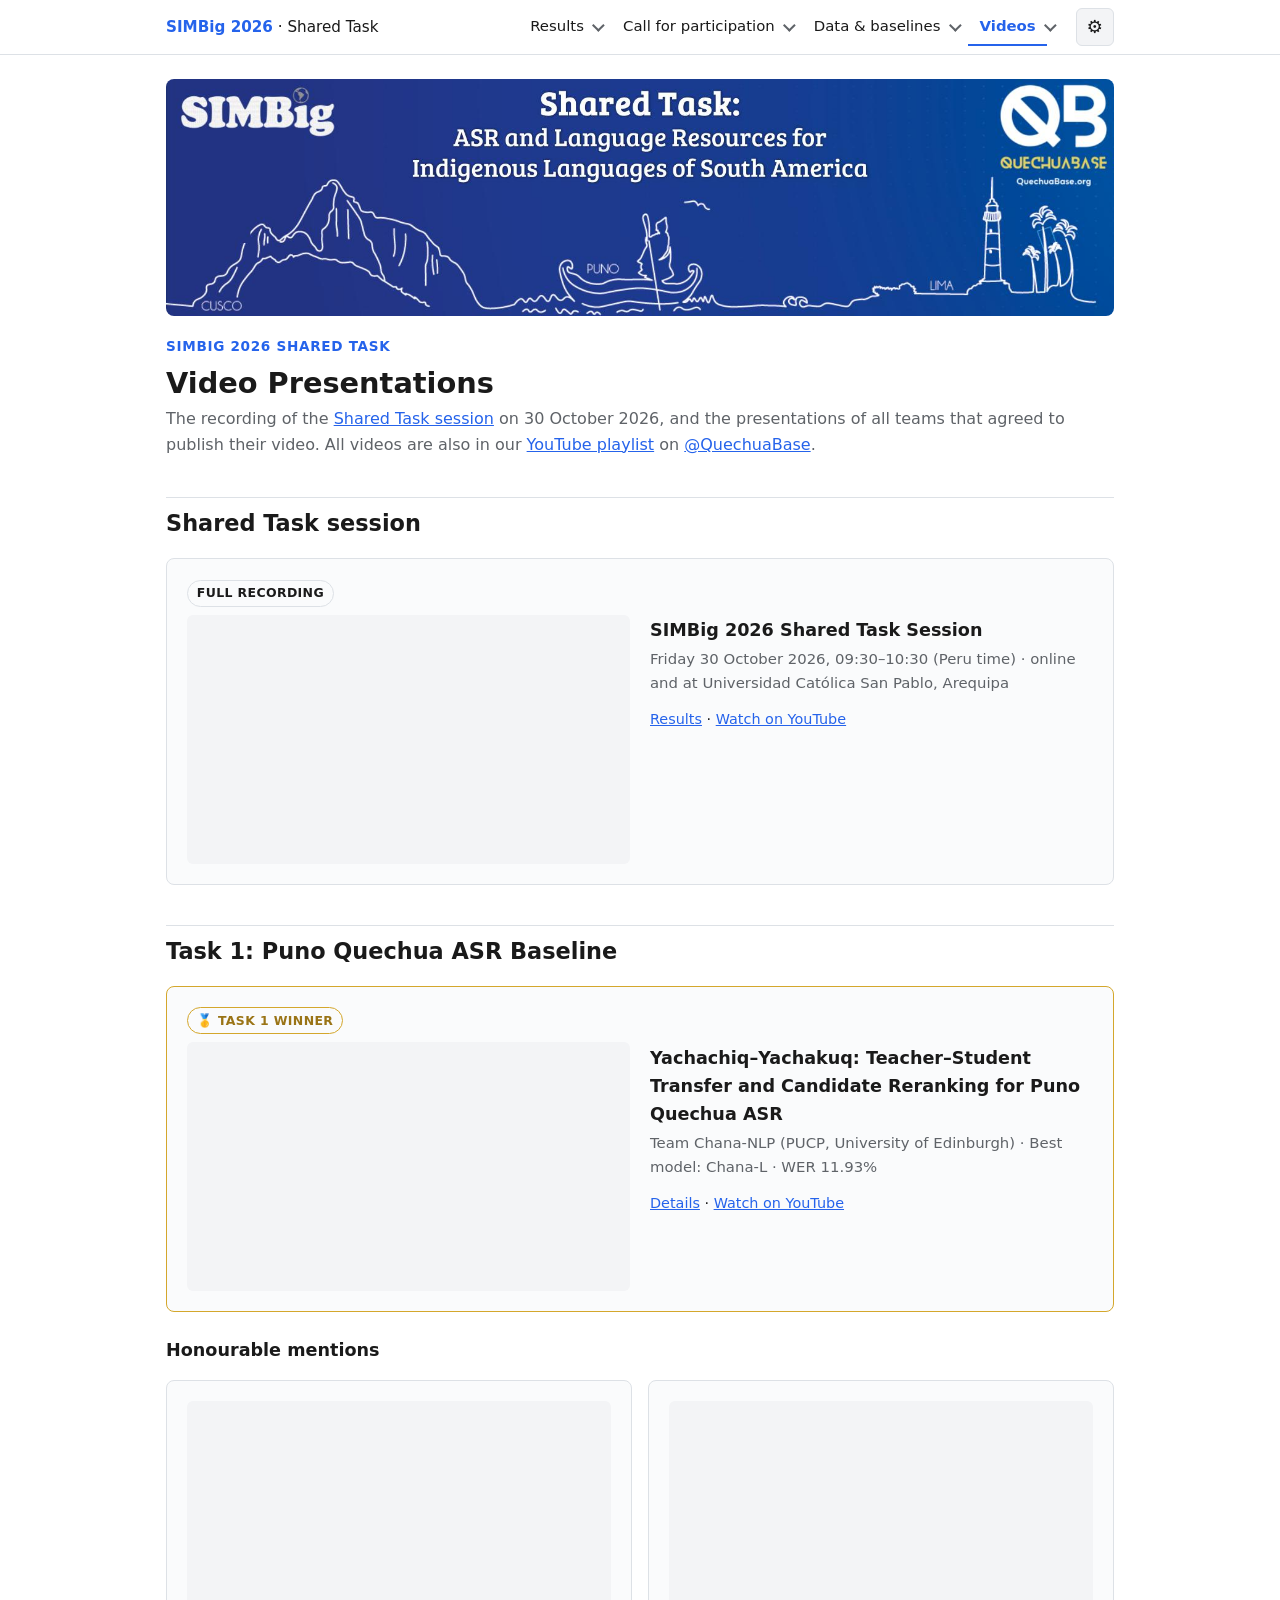
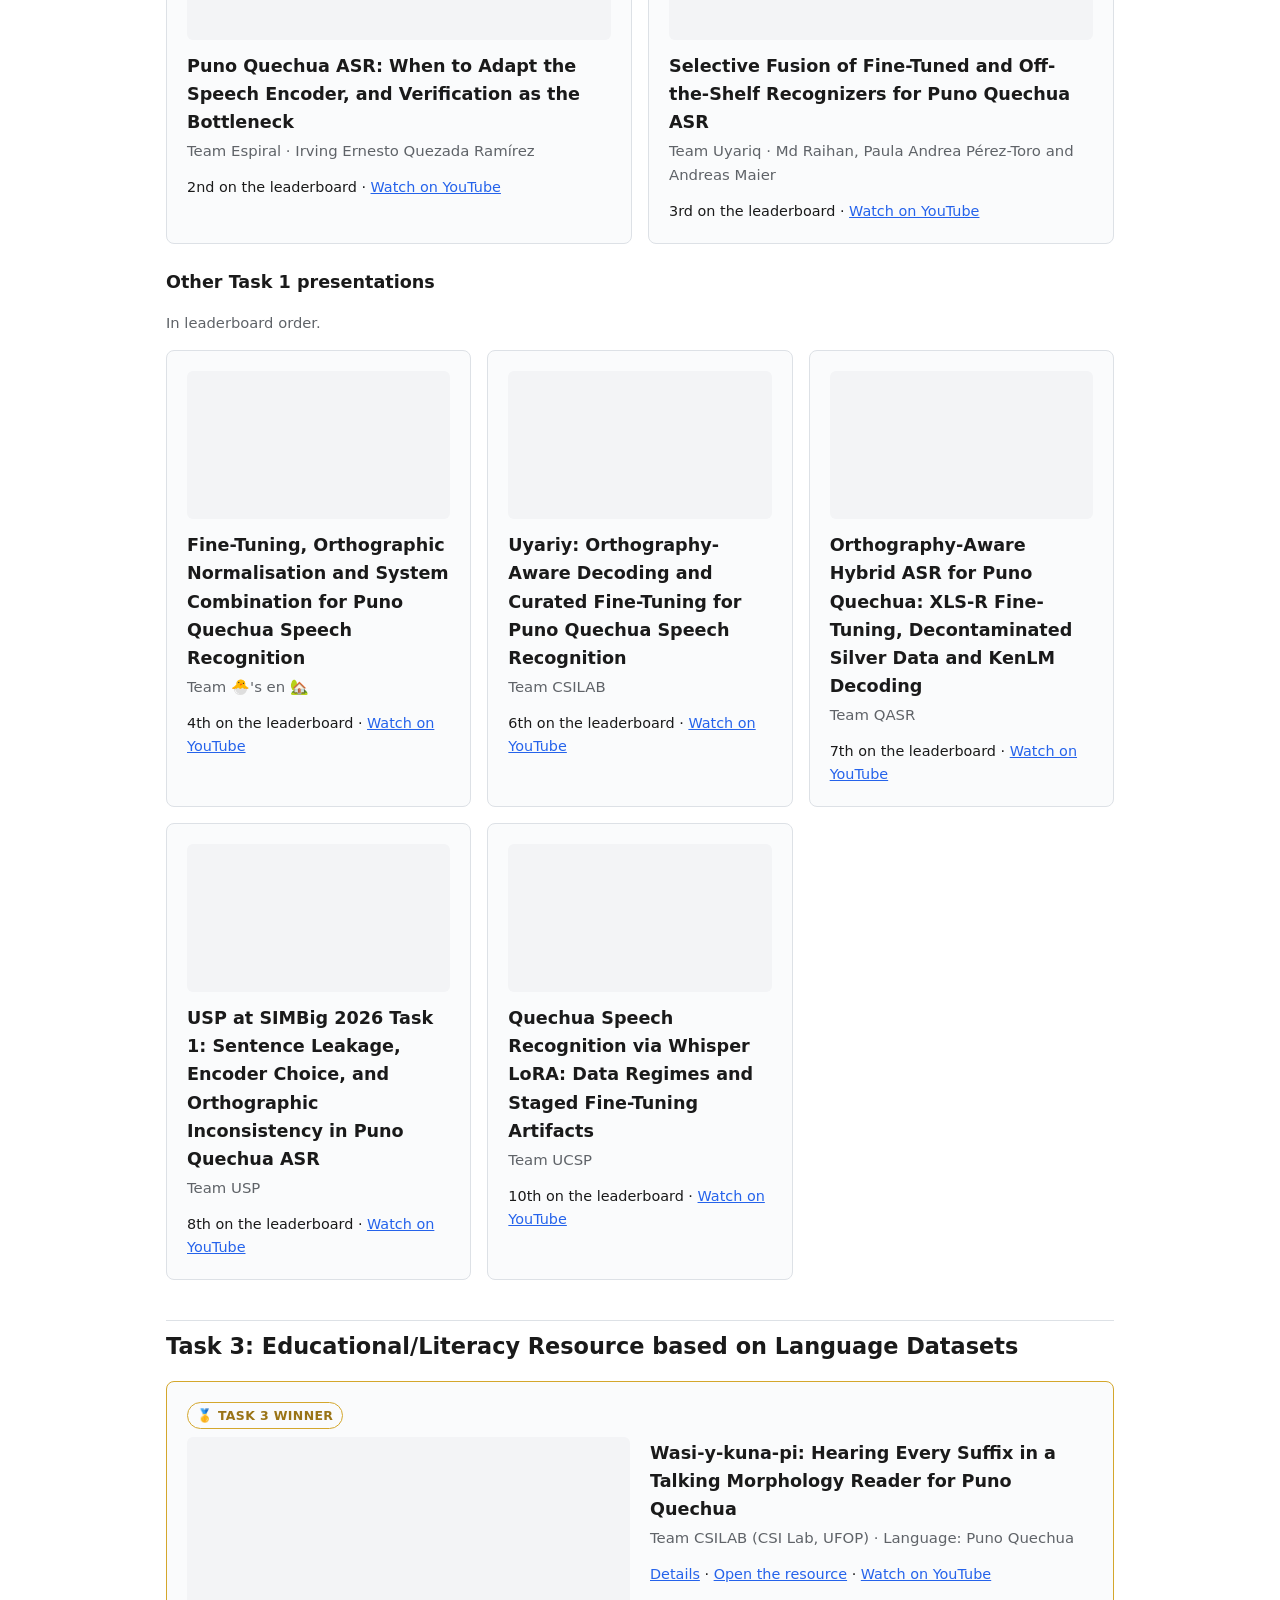
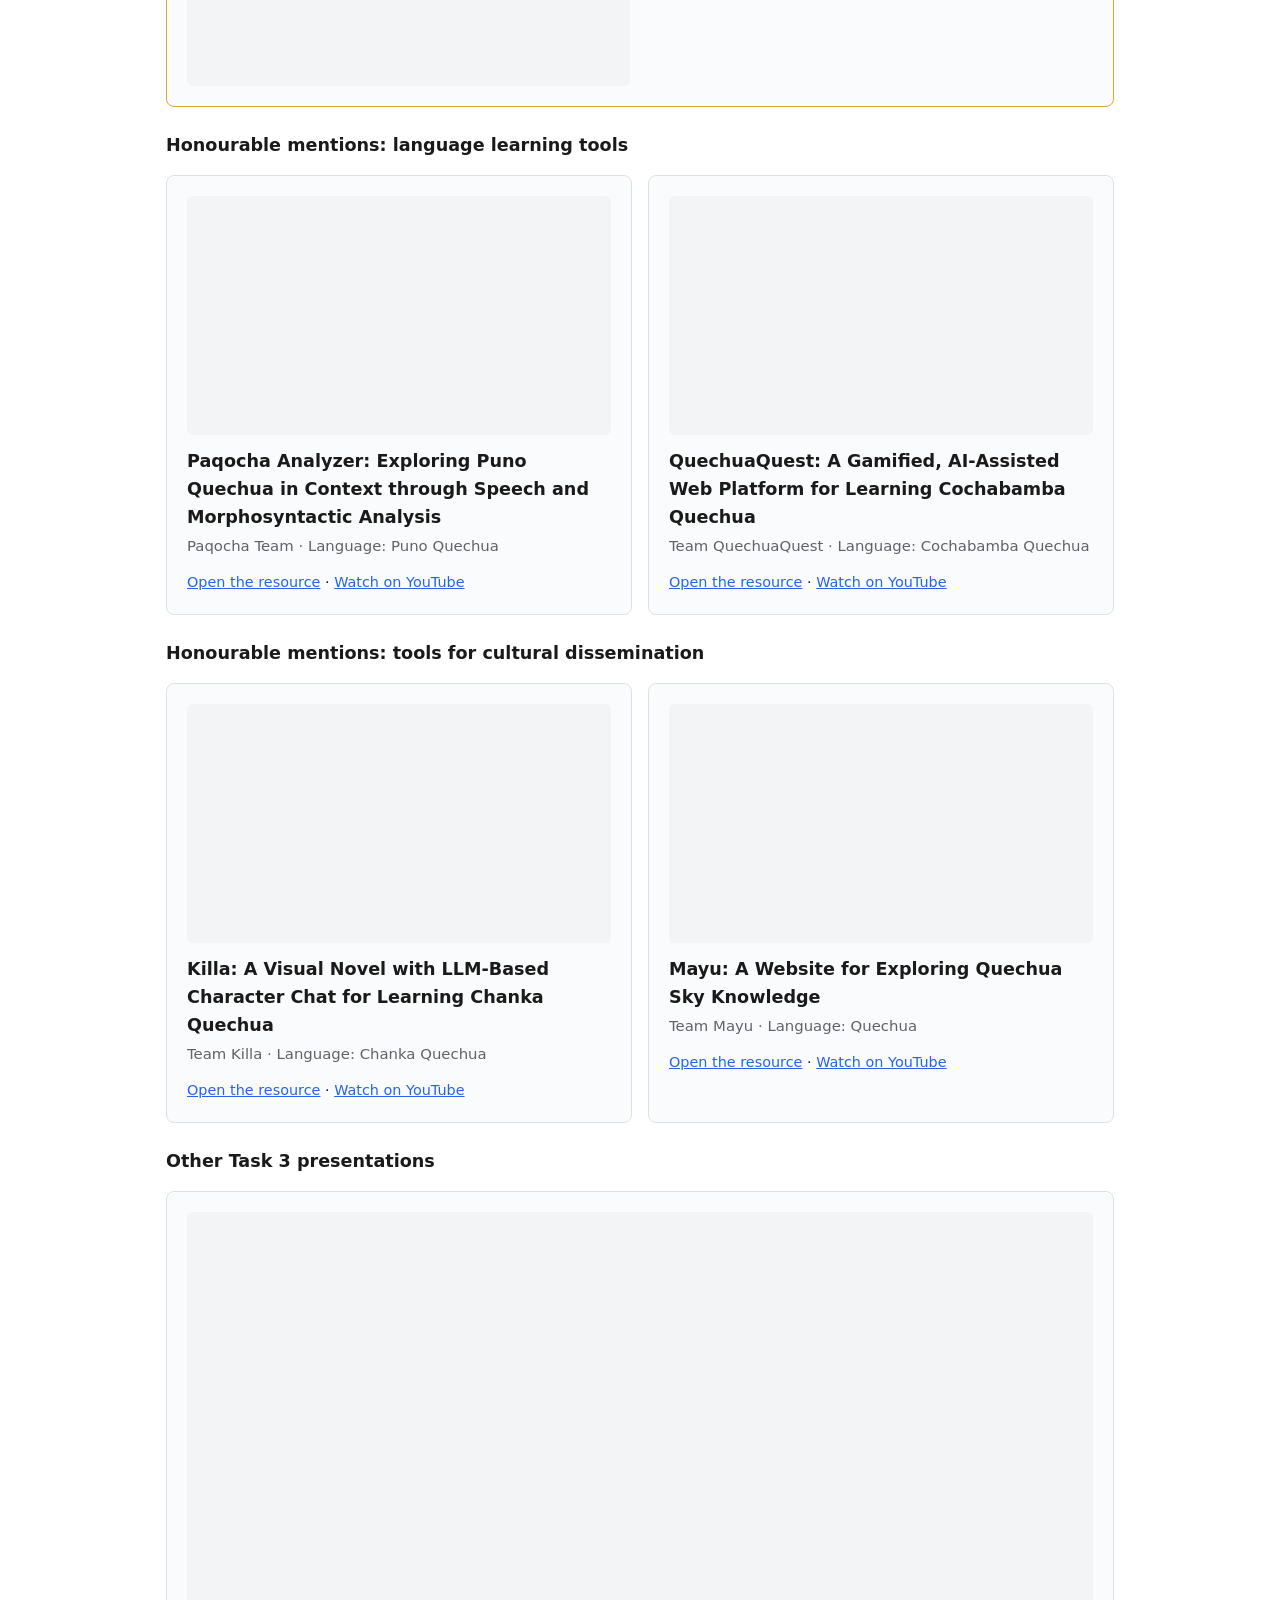
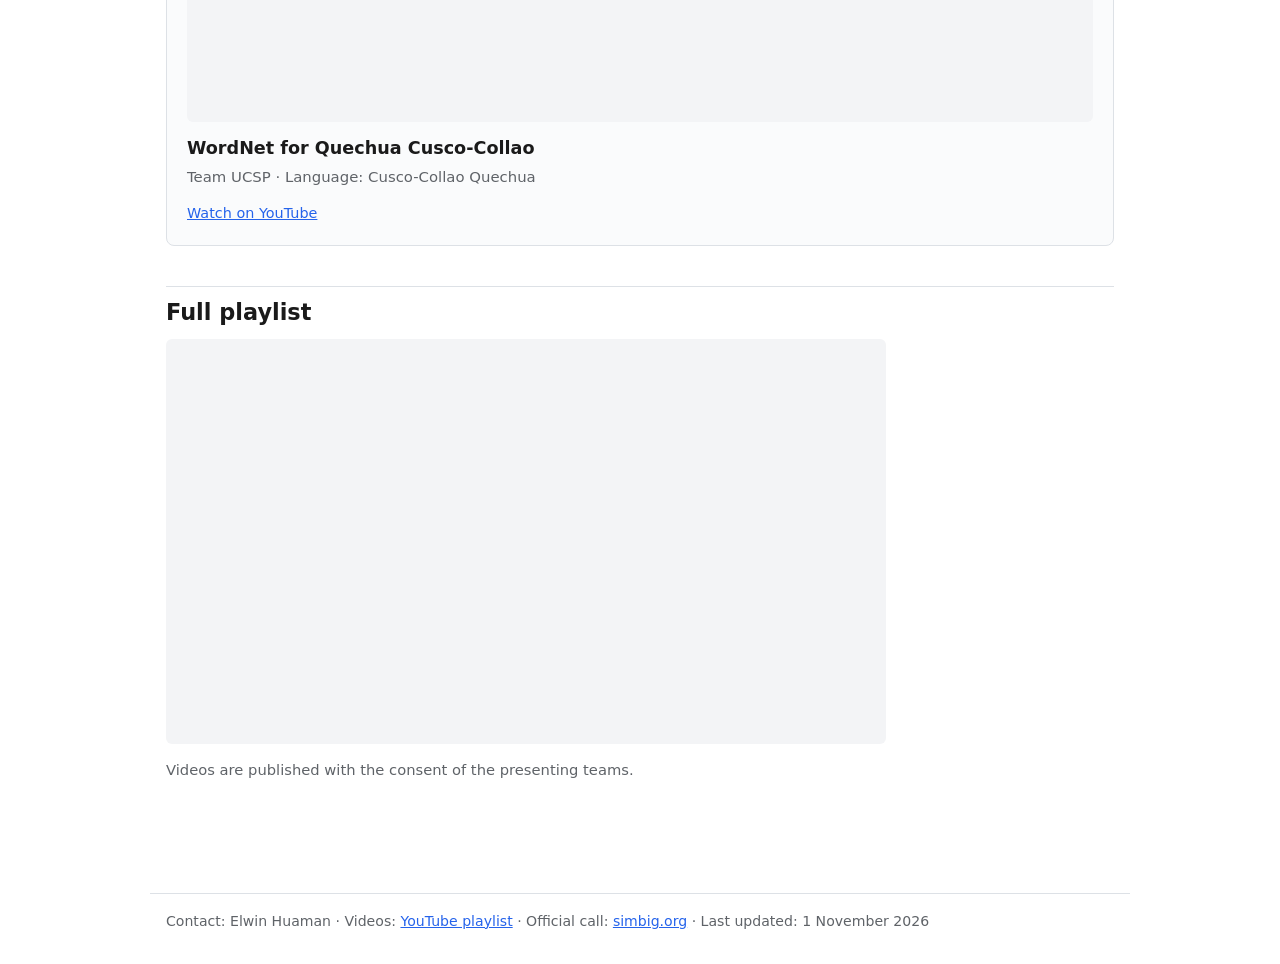
<file: videos.html>
<!DOCTYPE html>
<html lang="en">
<head>
<meta charset="utf-8">
<meta name="viewport" content="width=device-width, initial-scale=1">
<!-- TODO: remove this noindex line when the site is final and announced -->
<meta name="robots" content="noindex, nofollow">
<title>Video Presentations · SIMBig 2026 Shared Task</title>
<meta name="description" content="Session recording and video presentations of the SIMBig 2026 Shared Task.">
<link rel="stylesheet" href="assets/style.css?v=2026-11-01b">
<script src="assets/site.js?v=2026-11-01b"></script>
</head>
<body>
<a class="skip" href="#main">Skip to main content</a>
<header class="site">
<div class="bar">
  <a class="brand" href="index.html"><b>SIMBig 2026</b> · Shared Task</a>
  <button type="button" class="menu-btn" aria-expanded="false" aria-controls="site-nav">Menu</button>
  <nav id="site-nav" aria-label="Main">
    <ul>
      <li class="has-sub">
        <a href="index.html">Results</a><button type="button" class="sub-btn" aria-expanded="false" aria-controls="sub-index"><span class="sr-only">Results sections</span></button>
        <ul class="sub" id="sub-index">
          <li><a href="index.html#overview">Overview</a></li>
          <li><a href="index.html#task1">Task 1</a></li>
          <li><a href="index.html#task2">Task 2</a></li>
          <li><a href="index.html#task3">Task 3</a></li>
          <li><a href="index.html#awards">Awards</a></li>
          <li><a href="index.html#cite">How to cite</a></li>
          <li><a href="index.html#ack">Acknowledgements</a></li>
        </ul>
      </li>
      <li class="has-sub">
        <a href="call.html">Call for participation</a><button type="button" class="sub-btn" aria-expanded="false" aria-controls="sub-call"><span class="sr-only">Call for participation sections</span></button>
        <ul class="sub" id="sub-call">
          <li><a href="call.html#about">About</a></li>
          <li><a href="call.html#tasks">Tasks</a></li>
          <li><a href="call.html#dates">Important dates</a></li>
          <li><a href="call.html#submission">Submission</a></li>
          <li><a href="call.html#review">Review &amp; publication</a></li>
          <li><a href="call.html#awards">Awards</a></li>
          <li><a href="call.html#organisers">Organisers</a></li>
        </ul>
      </li>
      <li class="has-sub">
        <a href="data.html">Data &amp; baselines</a><button type="button" class="sub-btn" aria-expanded="false" aria-controls="sub-data"><span class="sr-only">Data &amp; baselines sections</span></button>
        <ul class="sub" id="sub-data">
          <li><a href="data.html#datasets">Training data</a></li>
          <li><a href="data.html#test-set">Test set</a></li>
          <li><a href="data.html#baselines">Baselines</a></li>
          <li><a href="data.html#evaluation">Evaluation</a></li>
          <li><a href="data.html#task2-data">Task 2 data</a></li>
          <li><a href="data.html#cite-data">Citation &amp; licence</a></li>
        </ul>
      </li>
      <li class="has-sub">
        <a href="videos.html" aria-current="page">Videos</a><button type="button" class="sub-btn" aria-expanded="false" aria-controls="sub-videos"><span class="sr-only">Videos sections</span></button>
        <ul class="sub" id="sub-videos">
          <li><a href="videos.html#session-video">Session recording</a></li>
          <li><a href="videos.html#v-task1">Task 1</a></li>
          <li><a href="videos.html#v-task3">Task 3</a></li>
          <li><a href="videos.html#playlist">Full playlist</a></li>
        </ul>
      </li>
    </ul>
  </nav>
  <div class="a11y">
    <button type="button" id="a11y-btn" aria-expanded="false" aria-controls="a11y-panel" title="Accessibility options"><span aria-hidden="true">⚙️</span><span class="sr-only">Accessibility options</span></button>
    <div id="a11y-panel" hidden>
      <h2>Accessibility options</h2>
      <fieldset>
        <legend>Text size</legend>
        <div class="seg">
          <label><input type="radio" name="a11y-text" value="-1"><span aria-hidden="true">A−</span><span class="sr-only">Small</span></label>
          <label><input type="radio" name="a11y-text" value="0"><span aria-hidden="true">A</span><span class="sr-only">Default</span></label>
          <label><input type="radio" name="a11y-text" value="1"><span aria-hidden="true">A+</span><span class="sr-only">Large</span></label>
          <label><input type="radio" name="a11y-text" value="2"><span aria-hidden="true">A++</span><span class="sr-only">Larger</span></label>
          <label><input type="radio" name="a11y-text" value="3"><span aria-hidden="true">A+++</span><span class="sr-only">Largest</span></label>
        </div>
      </fieldset>
      <fieldset>
        <legend>Theme</legend>
        <div class="seg">
          <label><input type="radio" name="a11y-theme" value="auto"><span>Auto</span></label>
          <label><input type="radio" name="a11y-theme" value="light"><span>Light</span></label>
          <label><input type="radio" name="a11y-theme" value="dark"><span>Dark</span></label>
        </div>
      </fieldset>
      <label class="check"><input type="checkbox" name="a11y-contrast" value="high"> High contrast</label>
      <label class="check"><input type="checkbox" name="a11y-links" value="underline"> Underline all links</label>
      <label class="check"><input type="checkbox" name="a11y-spacing" value="wide"> Wider text spacing</label>
      <label class="check"><input type="checkbox" name="a11y-motion" value="reduce"> Stop animations</label>
      <button type="button" id="a11y-reset">Reset to defaults</button>
    </div>
  </div>
</div>
</header>
<main id="main" class="page">

<img class="banner" src="img/banner.jpg" width="1536" height="384" alt="SIMBig and QuechuaBase banner: Shared Task on ASR and Language Resources for Indigenous Languages of South America">
<p class="eyebrow">SIMBig 2026 Shared Task</p>
<h1>Video Presentations</h1>
<p class="sub">The recording of the <a href="index.html#session">Shared Task session</a> on 30 October 2026, and the presentations of all teams that agreed to publish their video.
All videos are also in our <a href="https://www.youtube.com/playlist?list=PLJJ3PrLgcIiw">YouTube playlist</a> on <a href="https://www.youtube.com/@QuechuaBase">@QuechuaBase</a>.</p>

<h2 id="session-video">Shared Task session</h2>
<article class="card">
  <span class="badge">Full recording</span>
  <div class="grid">
    <div class="video">
      <iframe src="https://www.youtube-nocookie.com/embed/OyRFg6wCTmo" title="SIMBig 2026 Shared Task Session" loading="lazy"
              allow="accelerometer; encrypted-media; gyroscope; picture-in-picture" allowfullscreen></iframe>
    </div>
    <div>
      <h3>SIMBig 2026 Shared Task Session</h3>
      <p class="authors">Friday 30 October 2026, 09:30–10:30 (Peru time) · online and at Universidad Católica San Pablo, Arequipa</p>
      <p class="meta"><a href="index.html#overview">Results</a> · <a href="https://www.youtube.com/watch?v=OyRFg6wCTmo&amp;list=PLJJ3PrLgcIiw">Watch on YouTube</a></p>
    </div>
  </div>
</article>

<h2 id="v-task1">Task 1: Puno Quechua ASR Baseline</h2>
<article class="card winner">
  <span class="badge">🥇 Task 1 Winner</span>
  <div class="grid">
    <div class="video">
      <iframe src="https://www.youtube-nocookie.com/embed/Nu3HhK8ynJw" title="Yachachiq–Yachakuq: Teacher–Student Transfer and Candidate Reranking for Puno Quechua ASR" loading="lazy"
              allow="accelerometer; encrypted-media; gyroscope; picture-in-picture" allowfullscreen></iframe>
    </div>
    <div>
      <h3>Yachachiq–Yachakuq: Teacher–Student Transfer and Candidate Reranking for Puno Quechua ASR</h3>
      <p class="authors">Team Chana-NLP (PUCP, University of Edinburgh) · Best model: Chana-L · WER 11.93%</p>
      <p class="meta"><a href="index.html#winner-task1">Details</a> · <a href="https://www.youtube.com/watch?v=Nu3HhK8ynJw&amp;list=PLJJ3PrLgcIiw">Watch on YouTube</a></p>
    </div>
  </div>
</article>

<h3>Honourable mentions</h3>
<div class="cards-3">
  <article class="card">
    <div class="video">
      <iframe src="https://www.youtube-nocookie.com/embed/FqhVr3BzLjM" title="Puno Quechua ASR: When to Adapt the Speech Encoder, and Verification as the Bottleneck" loading="lazy"
              allow="accelerometer; encrypted-media; gyroscope; picture-in-picture" allowfullscreen></iframe>
    </div>
    <h3>Puno Quechua ASR: When to Adapt the Speech Encoder, and Verification as the Bottleneck</h3>
    <p class="authors">Team Espiral · Irving Ernesto Quezada Ramírez</p>
    <p class="meta">2nd on the leaderboard · <a href="https://www.youtube.com/watch?v=FqhVr3BzLjM&amp;list=PLJJ3PrLgcIiw">Watch on YouTube</a></p>
  </article>
  <article class="card">
    <div class="video">
      <iframe src="https://www.youtube-nocookie.com/embed/pIQnI1rEQEo" title="Selective Fusion of Fine-Tuned and Off-the-Shelf Recognizers for Puno Quechua ASR" loading="lazy"
              allow="accelerometer; encrypted-media; gyroscope; picture-in-picture" allowfullscreen></iframe>
    </div>
    <h3>Selective Fusion of Fine-Tuned and Off-the-Shelf Recognizers for Puno Quechua ASR</h3>
    <p class="authors">Team Uyariq · Md Raihan, Paula Andrea Pérez-Toro and Andreas Maier</p>
    <p class="meta">3rd on the leaderboard · <a href="https://www.youtube.com/watch?v=pIQnI1rEQEo&amp;list=PLJJ3PrLgcIiw">Watch on YouTube</a></p>
  </article>
</div>

<h3>Other Task 1 presentations</h3>
<p class="muted">In leaderboard order.</p>
<div class="cards-3">
  <article class="card">
    <div class="video">
      <iframe src="https://www.youtube-nocookie.com/embed/CjTqn0esWdg" title="Fine-Tuning, Orthographic Normalisation and System Combination for Puno Quechua Speech Recognition" loading="lazy"
              allow="accelerometer; encrypted-media; gyroscope; picture-in-picture" allowfullscreen></iframe>
    </div>
    <h3>Fine-Tuning, Orthographic Normalisation and System Combination for Puno Quechua Speech Recognition</h3>
    <p class="authors">Team 🐣's en 🏡</p>
    <p class="meta">4th on the leaderboard · <a href="https://www.youtube.com/watch?v=CjTqn0esWdg&amp;list=PLJJ3PrLgcIiw">Watch on YouTube</a></p>
  </article>
  <article class="card">
    <div class="video">
      <iframe src="https://www.youtube-nocookie.com/embed/jB1oIzgPpqM" title="Uyariy: Orthography-Aware Decoding and Curated Fine-Tuning for Puno Quechua Speech Recognition" loading="lazy"
              allow="accelerometer; encrypted-media; gyroscope; picture-in-picture" allowfullscreen></iframe>
    </div>
    <h3>Uyariy: Orthography-Aware Decoding and Curated Fine-Tuning for Puno Quechua Speech Recognition</h3>
    <p class="authors">Team CSILAB</p>
    <p class="meta">6th on the leaderboard · <a href="https://www.youtube.com/watch?v=jB1oIzgPpqM&amp;list=PLJJ3PrLgcIiw">Watch on YouTube</a></p>
  </article>
  <article class="card">
    <div class="video">
      <iframe src="https://www.youtube-nocookie.com/embed/WOInXCGL09U" title="Orthography-Aware Hybrid ASR for Puno Quechua: XLS-R Fine-Tuning, Decontaminated Silver Data and KenLM Decoding" loading="lazy"
              allow="accelerometer; encrypted-media; gyroscope; picture-in-picture" allowfullscreen></iframe>
    </div>
    <h3>Orthography-Aware Hybrid ASR for Puno Quechua: XLS-R Fine-Tuning, Decontaminated Silver Data and KenLM Decoding</h3>
    <p class="authors">Team QASR</p>
    <p class="meta">7th on the leaderboard · <a href="https://www.youtube.com/watch?v=WOInXCGL09U&amp;list=PLJJ3PrLgcIiw">Watch on YouTube</a></p>
  </article>
  <article class="card">
    <div class="video">
      <iframe src="https://www.youtube-nocookie.com/embed/GWFbe6n540M" title="USP at SIMBig 2026 Task 1: Sentence Leakage, Encoder Choice, and Orthographic Inconsistency in Puno Quechua ASR" loading="lazy"
              allow="accelerometer; encrypted-media; gyroscope; picture-in-picture" allowfullscreen></iframe>
    </div>
    <h3>USP at SIMBig 2026 Task 1: Sentence Leakage, Encoder Choice, and Orthographic Inconsistency in Puno Quechua ASR</h3>
    <p class="authors">Team USP</p>
    <p class="meta">8th on the leaderboard · <a href="https://www.youtube.com/watch?v=GWFbe6n540M&amp;list=PLJJ3PrLgcIiw">Watch on YouTube</a></p>
  </article>
  <article class="card">
    <div class="video">
      <iframe src="https://www.youtube-nocookie.com/embed/OEc42uRqTL8" title="Quechua Speech Recognition via Whisper LoRA: Data Regimes and Staged Fine-Tuning Artifacts" loading="lazy"
              allow="accelerometer; encrypted-media; gyroscope; picture-in-picture" allowfullscreen></iframe>
    </div>
    <h3>Quechua Speech Recognition via Whisper LoRA: Data Regimes and Staged Fine-Tuning Artifacts</h3>
    <p class="authors">Team UCSP</p>
    <p class="meta">10th on the leaderboard · <a href="https://www.youtube.com/watch?v=OEc42uRqTL8&amp;list=PLJJ3PrLgcIiw">Watch on YouTube</a></p>
  </article>
</div>

<h2 id="v-task3">Task 3: Educational/Literacy Resource based on Language Datasets</h2>
<article class="card winner">
  <span class="badge">🥇 Task 3 Winner</span>
  <div class="grid">
    <div class="video">
      <iframe src="https://www.youtube-nocookie.com/embed/7r01xLjd7a0" title="Wasi-y-kuna-pi: Hearing Every Suffix in a Talking Morphology Reader for Puno Quechua" loading="lazy"
              allow="accelerometer; encrypted-media; gyroscope; picture-in-picture" allowfullscreen></iframe>
    </div>
    <div>
      <h3>Wasi-y-kuna-pi: Hearing Every Suffix in a Talking Morphology Reader for Puno Quechua</h3>
      <p class="authors">Team CSILAB (CSI Lab, UFOP) · Language: Puno Quechua</p>
      <p class="meta"><a href="index.html#winner-task3">Details</a> · <a href="https://pchinodev.github.io/wasiykunapi/">Open the resource</a> · <a href="https://www.youtube.com/watch?v=7r01xLjd7a0&amp;list=PLJJ3PrLgcIiw">Watch on YouTube</a></p>
    </div>
  </div>
</article>

<h3>Honourable mentions: language learning tools</h3>
<div class="cards-3">
  <article class="card">
    <div class="video">
      <iframe src="https://www.youtube-nocookie.com/embed/DIoGIA2dSCU" title="Paqocha Analyzer: Exploring Puno Quechua in Context through Speech and Morphosyntactic Analysis" loading="lazy"
              allow="accelerometer; encrypted-media; gyroscope; picture-in-picture" allowfullscreen></iframe>
    </div>
    <h3>Paqocha Analyzer: Exploring Puno Quechua in Context through Speech and Morphosyntactic Analysis</h3>
    <p class="authors">Paqocha Team · Language: Puno Quechua</p>
    <p class="meta"><a href="https://paqocha-analyzer.vercel.app/">Open the resource</a> · <a href="https://www.youtube.com/watch?v=DIoGIA2dSCU&amp;list=PLJJ3PrLgcIiw">Watch on YouTube</a></p>
  </article>
  <article class="card">
    <div class="video">
      <iframe src="https://www.youtube-nocookie.com/embed/ovJAq3dm7-8" title="QuechuaQuest: A Gamified, AI-Assisted Web Platform for Learning Cochabamba Quechua" loading="lazy"
              allow="accelerometer; encrypted-media; gyroscope; picture-in-picture" allowfullscreen></iframe>
    </div>
    <h3>QuechuaQuest: A Gamified, AI-Assisted Web Platform for Learning Cochabamba Quechua</h3>
    <p class="authors">Team QuechuaQuest · Language: Cochabamba Quechua</p>
    <p class="meta"><a href="https://quechuaquest.vercel.app/">Open the resource</a> · <a href="https://www.youtube.com/watch?v=ovJAq3dm7-8&amp;list=PLJJ3PrLgcIiw">Watch on YouTube</a></p>
  </article>
</div>

<h3>Honourable mentions: tools for cultural dissemination</h3>
<div class="cards-3">
  <article class="card">
    <div class="video">
      <iframe src="https://www.youtube-nocookie.com/embed/VUELTL7gR2E" title="Killa: A Visual Novel with LLM-Based Character Chat for Learning Chanka Quechua" loading="lazy"
              allow="accelerometer; encrypted-media; gyroscope; picture-in-picture" allowfullscreen></iframe>
    </div>
    <h3>Killa: A Visual Novel with LLM-Based Character Chat for Learning Chanka Quechua</h3>
    <p class="authors">Team Killa · Language: Chanka Quechua</p>
    <p class="meta"><a href="https://lonelynode.itch.io/killa">Open the resource</a> · <a href="https://www.youtube.com/watch?v=VUELTL7gR2E&amp;list=PLJJ3PrLgcIiw">Watch on YouTube</a></p>
  </article>
  <article class="card">
    <div class="video">
      <iframe src="https://www.youtube-nocookie.com/embed/kpC0sVXmzzY" title="Mayu: A Website for Exploring Quechua Sky Knowledge" loading="lazy"
              allow="accelerometer; encrypted-media; gyroscope; picture-in-picture" allowfullscreen></iframe>
    </div>
    <h3>Mayu: A Website for Exploring Quechua Sky Knowledge</h3>
    <p class="authors">Team Mayu · Language: Quechua</p>
    <p class="meta"><a href="https://mayu-quechua-sky.c-ariascoquil.chatgpt.site/">Open the resource</a> · <a href="https://www.youtube.com/watch?v=kpC0sVXmzzY&amp;list=PLJJ3PrLgcIiw">Watch on YouTube</a></p>
  </article>
</div>

<h3>Other Task 3 presentations</h3>
<div class="cards-3">
  <article class="card">
    <div class="video">
      <iframe src="https://www.youtube-nocookie.com/embed/-0kTwF80AQo" title="WordNet for Quechua Cusco-Collao" loading="lazy"
              allow="accelerometer; encrypted-media; gyroscope; picture-in-picture" allowfullscreen></iframe>
    </div>
    <h3>WordNet for Quechua Cusco-Collao</h3>
    <p class="authors">Team UCSP · Language: Cusco-Collao Quechua</p>
    <p class="meta"><a href="https://www.youtube.com/watch?v=-0kTwF80AQo&amp;list=PLJJ3PrLgcIiw">Watch on YouTube</a></p>
  </article>
</div>

<h2 id="playlist">Full playlist</h2>
<div class="video" style="max-width:720px">
  <iframe src="https://www.youtube-nocookie.com/embed/videoseries?list=PLJJ3PrLgcIiw" title="SIMBig 2026 Shared Task playlist" loading="lazy"
          allow="accelerometer; encrypted-media; gyroscope; picture-in-picture" allowfullscreen></iframe>
</div>
<p class="muted">Videos are published with the consent of the presenting teams.</p>
</main>
<footer class="site">
  Contact: Elwin Huaman ·
  Videos: <a href="https://www.youtube.com/playlist?list=PLJJ3PrLgcIiw">YouTube playlist</a> ·
  Official call: <a href="https://simbig.org/SIMBig2026/en/sharedtask.html">simbig.org</a> ·
  Last updated: 1 November 2026
</footer>
</body>
</html>
</file>
<file: assets/style.css>
/* SIMBig 2026 Shared Task — shared styles */
:root { --bg:#ffffff; --fg:#1a1a1a; --muted:#5f6368; --line:#dde1e6; --head:#f3f4f6; --card:#fafbfc;
        --accent:#2563eb; --accent-fg:#ffffff; --win:#fff8e1; --gold:#d4a72c; --gold-fg:#9a7416;
        --todo-bg:#fff3cd; --todo-fg:#7a5a00; --focus:#2563eb; }
@media (prefers-color-scheme: dark) {
  :root:not([data-theme="light"]) { --bg:#14161a; --fg:#e8e8e8; --muted:#9aa0a6; --line:#2d3036; --head:#1d2025; --card:#191c20;
          --accent:#6ea0ff; --accent-fg:#0b1020; --win:#2a2614; --gold-fg:#e8c15a; --todo-bg:#3a3110; --todo-fg:#f0d27a; --focus:#6ea0ff; }
}
:root[data-theme="dark"] { --bg:#14161a; --fg:#e8e8e8; --muted:#9aa0a6; --line:#2d3036; --head:#1d2025; --card:#191c20;
        --accent:#6ea0ff; --accent-fg:#0b1020; --win:#2a2614; --gold-fg:#e8c15a; --todo-bg:#3a3110; --todo-fg:#f0d27a; --focus:#6ea0ff; }

/* Accessibility: high contrast (follows the light/dark theme) */
:root[data-contrast="high"] { --bg:#ffffff; --fg:#000000; --muted:#000000; --line:#000000; --head:#ffffff; --card:#ffffff;
        --accent:#0000cc; --accent-fg:#ffffff; --win:#ffffff; --gold:#000000; --gold-fg:#000000; --todo-bg:#ffff00; --todo-fg:#000000; --focus:#000000; }
@media (prefers-color-scheme: dark) {
  :root[data-contrast="high"]:not([data-theme="light"]) { --bg:#000000; --fg:#ffffff; --muted:#ffffff; --line:#ffffff; --head:#000000; --card:#000000;
          --accent:#ffff00; --accent-fg:#000000; --win:#000000; --gold:#ffffff; --gold-fg:#ffffff; --todo-bg:#ffff00; --todo-fg:#000000; --focus:#ffff00; }
}
:root[data-contrast="high"][data-theme="dark"] { --bg:#000000; --fg:#ffffff; --muted:#ffffff; --line:#ffffff; --head:#000000; --card:#000000;
        --accent:#ffff00; --accent-fg:#000000; --win:#000000; --gold:#ffffff; --gold-fg:#ffffff; --todo-bg:#ffff00; --todo-fg:#000000; --focus:#ffff00; }

/* Accessibility: text size, links, spacing */
:root[data-text="-1"] { font-size:93.75%; }
:root[data-text="1"]  { font-size:112.5%; }
:root[data-text="2"]  { font-size:125%; }
:root[data-text="3"]  { font-size:150%; }
:root[data-links="underline"] a { text-decoration:underline !important; }
:root[data-spacing="wide"] body { line-height:1.9; letter-spacing:.04em; word-spacing:.12em; }
:root[data-spacing="wide"] p, :root[data-spacing="wide"] li { margin-bottom:1em; }

* { box-sizing:border-box; }
html { padding-top:env(safe-area-inset-top,0px); padding-bottom:env(safe-area-inset-bottom,0px); }
body { margin:0; background:var(--bg); color:var(--fg);
       font:1rem/1.6 system-ui,-apple-system,"Segoe UI",Roboto,sans-serif; }
a { color:var(--accent); }
:focus-visible { outline:3px solid var(--focus); outline-offset:2px; border-radius:3px; }
.sr-only { position:absolute; width:1px; height:1px; padding:0; margin:-1px; overflow:hidden; clip:rect(0,0,0,0); white-space:nowrap; border:0; }
.skip { position:absolute; left:-999px; top:.5rem; z-index:100; background:var(--accent); color:var(--accent-fg);
        padding:.5rem 1rem; border-radius:6px; }
.skip:focus { left:1rem; }

/* ------------------------------------------------------------ Site menu */
header.site { position:sticky; top:0; z-index:50; background:var(--bg); border-bottom:1px solid var(--line); }
.bar { max-width:980px; margin:0 auto; padding:.5rem 16px; display:flex; flex-wrap:wrap; align-items:center; gap:.5rem 1rem; }
.brand { color:var(--fg); text-decoration:none; font-size:.95rem; white-space:nowrap; margin-right:auto; }
.brand b { color:var(--accent); }
#site-nav ul { list-style:none; margin:0; padding:0; display:flex; gap:.25rem; }
#site-nav ul { flex-wrap:wrap; }
#site-nav a { display:block; white-space:nowrap; padding:.45rem .7rem; border-radius:6px; text-decoration:none; color:var(--fg); font-size:.93rem; }
#site-nav a:hover { background:var(--head); }
#site-nav a[aria-current="page"] { color:var(--accent); font-weight:600; box-shadow:inset 0 -2px 0 var(--accent); border-radius:0; }
button { font:inherit; font-size:.9rem; padding:.4rem .8rem; border:1px solid var(--line); border-radius:6px;
         background:var(--head); color:var(--fg); cursor:pointer; }
button:hover { border-color:var(--accent); }
/* Submenus: open on hover (mouse) or with the arrow button (keyboard / touch) */
#site-nav li.has-sub { position:relative; display:flex; align-items:center; flex-wrap:wrap; }
.sub-btn { border:0; background:transparent; padding:.45rem .3rem; margin-left:-.35rem; color:var(--muted); line-height:1; }
.sub-btn::before { content:""; display:inline-block; width:.42rem; height:.42rem; border:solid currentColor; border-width:0 2px 2px 0;
                   transform:translateY(-25%) rotate(45deg); transition:transform .15s; }
.sub-btn[aria-expanded="true"]::before { transform:translateY(15%) rotate(-135deg); }
.sub-btn:hover { color:var(--accent); }
#site-nav ul.sub { display:none; position:absolute; top:100%; left:0; z-index:60; min-width:13rem; flex-direction:column; gap:0;
                   padding:.35rem; background:var(--bg); border:1px solid var(--line); border-radius:8px; box-shadow:0 8px 24px rgba(0,0,0,.18); }
#site-nav li.has-sub:hover > ul.sub, #site-nav .sub-btn[aria-expanded="true"] + ul.sub { display:flex; }
#site-nav ul.sub a { padding:.4rem .7rem; font-size:.9rem; border-radius:6px; box-shadow:none; font-weight:400; color:var(--fg); }
#site-nav ul.sub a:hover { background:var(--head); color:var(--accent); }
.menu-btn { display:none; }
.a11y { position:relative; }
#a11y-btn { font-size:1.15rem; line-height:1; width:2.4rem; height:2.4rem; padding:0; display:inline-flex; align-items:center; justify-content:center; }
#a11y-panel { position:absolute; right:0; top:calc(100% + .5rem); width:min(320px, calc(100vw - 32px)); background:var(--bg);
              border:1px solid var(--line); border-radius:8px; padding:1rem; box-shadow:0 8px 24px rgba(0,0,0,.18); font-size:.92rem; }
#a11y-panel h2 { font-size:1rem; margin:0 0 .5rem; padding:0; border:0; }
#a11y-panel fieldset { border:0; padding:0; margin:0 0 .85rem; }
#a11y-panel legend { font-weight:600; margin-bottom:.3rem; }
.seg { display:flex; flex-wrap:wrap; gap:.3rem; }
.seg label { cursor:pointer; }
.seg input { position:absolute; opacity:0; width:1px; height:1px; }
.seg span { display:inline-block; padding:.3rem .65rem; border:1px solid var(--line); border-radius:6px; min-width:2.4rem; text-align:center; }
.seg input:checked + span { background:var(--accent); color:var(--accent-fg); border-color:var(--accent); }
.seg input:focus-visible + span { outline:3px solid var(--focus); outline-offset:2px; }
.check { display:flex; gap:.5rem; align-items:center; margin:.35rem 0; cursor:pointer; }
.check input { width:1.1rem; height:1.1rem; accent-color:var(--accent); }
#a11y-reset { margin-top:.25rem; width:100%; }

@media (max-width:760px) {
  .menu-btn { display:inline-block; }
  .bar { flex-wrap:wrap; }
  #site-nav { display:none; order:3; flex-basis:100%; }
  #site-nav.open { display:block; }
  #site-nav ul { flex-direction:column; padding-bottom:.5rem; }
  #site-nav a[aria-current="page"] { box-shadow:inset 3px 0 0 var(--accent); }
  /* On phones the sections expand inside the menu, only via the arrow button */
  #site-nav li.has-sub:hover > ul.sub { display:none; }
  #site-nav ul.sub, #site-nav li.has-sub:hover > .sub-btn[aria-expanded="true"] + ul.sub { position:static; flex-basis:100%; min-width:0;
                     box-shadow:none; border:0; border-left:2px solid var(--line); border-radius:0; margin:0 0 .25rem .7rem; padding:0 0 0 .25rem; }
  #site-nav .sub-btn[aria-expanded="true"] + ul.sub { display:flex; }
}

/* ------------------------------------------------------------ Page */
.page { max-width:980px; margin:0 auto; padding:1.5rem 16px 3rem; }
img.banner { display:block; width:100%; height:auto; border-radius:8px; margin:0 0 1.25rem; }
h1 { margin:0 0 .25rem; font-size:1.8rem; line-height:1.25; }
h2 { margin:2.5rem 0 .5rem; font-size:1.4rem; padding-top:.5rem; border-top:1px solid var(--line); scroll-margin-top:4.5rem; }
h3 { margin:1.5rem 0 .5rem; font-size:1.1rem; scroll-margin-top:4.5rem; }
[id] { scroll-margin-top:4.5rem; }
p.sub { margin:0 0 1rem; color:var(--muted); }
.muted { color:var(--muted); font-size:.92rem; }
nav.toc { display:flex; flex-wrap:wrap; gap:.25rem 1rem; margin:0 0 1rem; font-size:.92rem; }
.box { background:var(--card); border:1px solid var(--line); border-radius:8px; padding:1rem 1.25rem; margin:1rem 0; }
.box h3 { margin-top:0; }
.box ul { margin:.25rem 0 0; padding-left:1.2rem; }
.stats { display:grid; grid-template-columns:repeat(auto-fit,minmax(150px,1fr)); gap:.75rem; margin:1rem 0; }
.stat { border:1px solid var(--line); border-radius:8px; padding:.75rem 1rem; }
.stat b { display:block; font-size:1.5rem; font-variant-numeric:tabular-nums; }
.stat span { color:var(--muted); font-size:.88rem; }
.todo { background:var(--todo-bg); color:var(--todo-fg); border-radius:4px; padding:0 .3em; font-size:.9em; }
.btn { display:inline-block; padding:.55rem 1rem; border:1px solid var(--line); border-radius:6px; text-decoration:none; font-size:.95rem; }
.btn:hover { border-color:var(--accent); }
.btn.primary { background:var(--accent); color:var(--accent-fg); border-color:var(--accent); }
.btn.btn-session { background:var(--win); color:var(--gold-fg); border-color:var(--gold); font-weight:600; }
.btn.btn-session:hover { border-color:var(--gold-fg); }

/* ------------------------------------------------------------ Hero */
.hero { display:grid; grid-template-columns:1fr 1.2fr; gap:2rem; align-items:center; margin:.5rem 0 1.5rem; }
@media (max-width:760px) { .hero { grid-template-columns:1fr; gap:1.25rem; } }
.eyebrow { margin:0 0 .5rem; font-size:.85rem; font-weight:600; letter-spacing:.05em; text-transform:uppercase; color:var(--accent); }
.hero h1 { font-size:2.1rem; }
.hero .lead { font-size:1.1rem; color:var(--muted); margin:.5rem 0 1.25rem; }
.hero-cta { display:flex; flex-wrap:wrap; gap:.5rem; }
.hero figure { margin:0; }
.hero figure img { display:block; width:100%; height:auto; border-radius:10px; }
.photo { position:relative; }
.credit { position:absolute; right:.5rem; bottom:.5rem; padding:.2rem .6rem; border-radius:999px; font-size:.75rem; line-height:1.4;
          background:rgba(0,0,0,.65); color:#ffffff; text-decoration:none; backdrop-filter:blur(2px); }
.credit:hover { background:rgba(0,0,0,.85); text-decoration:underline; }
.img-ph { aspect-ratio:4/3; border-radius:10px; background:var(--head); border:1px dashed var(--line); display:flex; flex-direction:column;
          align-items:center; justify-content:center; gap:.4rem; text-align:center; color:var(--muted); font-size:.9rem; padding:1rem; }
.hero figcaption { margin-top:.4rem; font-size:.82rem; color:var(--muted); }
/* Key dates: milestones on a line (date above the dot, label below); vertical on phones */
.timeline { list-style:none; margin:.5rem 0 1.25rem; padding:0; display:grid; grid-template-columns:repeat(7,1fr); }
.timeline li { position:relative; display:flex; flex-direction:column; align-items:center; text-align:center; padding:0 .25rem; }
.timeline time { order:1; height:1.5rem; font-weight:600; color:var(--fg); font-size:.95rem; font-variant-numeric:tabular-nums; white-space:nowrap; }
.timeline li::before { content:""; order:2; position:relative; z-index:1; width:14px; height:14px; margin:.4rem 0 .5rem; border-radius:50%;
                       background:var(--bg); border:2px solid var(--line); box-sizing:border-box; }
.timeline li::after { content:""; position:absolute; left:0; right:0; top:calc(1.9rem + 6px); height:2px; background:var(--line); }
.timeline li:first-child::after { left:50%; }
.timeline li:last-child::after { right:50%; }
.timeline .label { order:3; font-size:.82rem; line-height:1.35; color:var(--muted); }
.timeline li.done::before { background:var(--accent); border-color:var(--accent); }
.timeline li.done::after, .timeline li.now::after { background:var(--accent); }
.timeline li.now::before { width:20px; height:20px; margin:calc(.4rem - 3px) 0 calc(.5rem - 3px); background:var(--gold);
                           border:3px solid var(--bg); box-shadow:0 0 0 2px var(--gold); }
.timeline li.now time { color:var(--gold-fg); }
.timeline li.now .label { color:var(--fg); font-weight:600; }
.now-tag { color:var(--gold-fg); border-color:var(--gold); margin-left:.2rem; }
@media (max-width:640px) {
  .timeline { grid-template-columns:1fr; gap:0; }
  .timeline li { flex-direction:row; align-items:flex-start; text-align:left; padding:0 0 .9rem; }
  .timeline time { width:5.5rem; flex-shrink:0; height:auto; }
  .timeline li::before { flex-shrink:0; margin:.2rem .75rem 0 0; }
  .timeline li.now::before { margin:calc(.2rem - 3px) calc(.75rem - 3px) 0 -3px; }
  .timeline li::after, .timeline li:first-child::after, .timeline li:last-child::after
    { left:calc(5.5rem + 6px); right:auto; top:0; bottom:0; width:2px; height:auto; }
  .timeline li:first-child::after { top:.6rem; }
  .timeline li:last-child::after { bottom:auto; height:.6rem; }
  .timeline .label { padding-top:.05rem; }
}

/* Live session announcement */
.box.session { border-color:var(--gold); background:var(--win); margin:.5rem 0 1.5rem; }
.box.session h2 { margin:0 0 .35rem; padding:0; border:0; font-size:1.15rem; }
.box.session p { margin:0 0 .75rem; }

/* ------------------------------------------------------------ Partners (static logo row) */
.partners { margin:1.5rem 0; text-align:center; }
.partners h2 { margin:0 0 .75rem; padding:0; border:0; font-size:.8rem; font-weight:600; letter-spacing:.06em;
               text-transform:uppercase; color:var(--muted); }
.logos { list-style:none; margin:0; padding:0; display:flex; flex-wrap:wrap; justify-content:center; gap:.75rem; }
/* Logos sit on a white tile in every theme so dark-on-transparent logos stay legible */
.logo { display:flex; align-items:center; justify-content:center; height:72px; min-width:150px; padding:.5rem 1rem;
        background:#ffffff; border:1px solid var(--line); border-radius:8px; text-decoration:none; }
.logo:hover { border-color:var(--accent); }
.logo img { display:block; max-height:52px; max-width:200px; width:auto; height:auto; }
.wordmark { color:#1a1a1a; font-weight:600; font-size:.9rem; line-height:1.3; max-width:170px; }
.wordmark-lg { font-size:1.6rem; font-weight:800; letter-spacing:-.01em; color:#1d4f9c; }
/* Infinite scroll to the left. Each track is at least as wide as the strip, so two copies loop without a gap. */
.marquee { display:flex; overflow:hidden; padding:.25rem 0;
           -webkit-mask-image:linear-gradient(to right, transparent, #000 6%, #000 94%, transparent);
                   mask-image:linear-gradient(to right, transparent, #000 6%, #000 94%, transparent); }
.marquee.animated .track { flex-shrink:0; flex-wrap:nowrap; min-width:100%; justify-content:space-around;
                           padding-right:.75rem; animation:marquee 30s linear infinite; }
.marquee.paused .track, .marquee:hover .track, .marquee:focus-within .track { animation-play-state:paused; }
@keyframes marquee { from { transform:translateX(0); } to { transform:translateX(-100%); } }
.marquee-toggle { margin-top:.6rem; font-size:.8rem; padding:.25rem .7rem; }
/* Reduced motion (system setting or the "Stop animations" option): static, wrapping row */
@media (prefers-reduced-motion: reduce) {
  .marquee.animated .track { animation:none; flex-wrap:wrap; justify-content:center; min-width:0; }
  .marquee.animated .track[aria-hidden="true"], .marquee-toggle { display:none; }
  .marquee { -webkit-mask-image:none; mask-image:none; justify-content:center; }
}
:root[data-motion="reduce"] .marquee.animated .track { animation:none; flex-wrap:wrap; justify-content:center; min-width:0; }
:root[data-motion="reduce"] .marquee.animated .track[aria-hidden="true"], :root[data-motion="reduce"] .marquee-toggle { display:none; }
:root[data-motion="reduce"] .marquee { -webkit-mask-image:none; mask-image:none; justify-content:center; }

/* ------------------------------------------------------------ Tables */
.controls { display:flex; flex-wrap:wrap; gap:1rem; align-items:center; justify-content:space-between; margin:.5rem 0; }
.wrap { overflow-x:auto; max-width:100%; border:1px solid var(--line); border-radius:8px; }
table { border-collapse:collapse; width:100%; font-variant-numeric:tabular-nums; font-size:.93rem; }
th, td { padding:.5rem .75rem; text-align:right; white-space:nowrap; border-bottom:1px solid var(--line); }
th { background:var(--head); font-weight:600; }
table.sortable th { cursor:pointer; user-select:none; position:sticky; top:0; }
table.sortable th:hover { color:var(--accent); }
th.asc::after { content:" \25B2"; font-size:.7em; }
th.desc::after { content:" \25BC"; font-size:.7em; }
td.model, th.model, td.txt, th.txt { text-align:left; }
td.model { font-weight:600; }
tr.win td, tr.rank1 td { background:var(--win); }
/* Leaderboard: wider than the text column (up to 1320px) and compact, so all columns fit on desktop */
.lb-wrap { max-width:none; width:min(1320px, calc(100vw - 48px)); margin-left:calc(50% - min(660px, 50vw - 24px)); }
#lb { font-size:.82rem; }
#lb th, #lb td { padding:.45rem .45rem; }
#lb th { white-space:normal; vertical-align:bottom; line-height:1.25; }
#lb td:last-child { white-space:normal; min-width:6.5rem; }
#lb td:first-child, #lb th:first-child { text-align:center; }
tr.baseline td { color:var(--muted); font-style:italic; border-top:2px solid var(--line); }
tr:last-child td { border-bottom:none; }
.tag { font-style:normal; font-weight:600; font-size:.72rem; letter-spacing:.03em; text-transform:uppercase;
       padding:.05rem .4rem; border:1px solid var(--line); border-radius:999px; margin-left:.35rem; color:var(--muted); }
table.plain th, table.plain td { text-align:left; white-space:normal; }

/* ------------------------------------------------------------ Cards */
.card { border:1px solid var(--line); border-radius:8px; padding:1.25rem; margin:1rem 0; background:var(--card); }
.card.winner { border-color:var(--gold); }
.badge { display:inline-block; font-size:.78rem; font-weight:600; letter-spacing:.03em; text-transform:uppercase;
         padding:.15rem .55rem; border-radius:999px; border:1px solid var(--line); margin-bottom:.5rem; }
.card.winner .badge { border-color:var(--gold); color:var(--gold-fg); }
.card h3 { margin:.1rem 0 .25rem; }
.card .authors { margin:0 0 .75rem; color:var(--muted); font-size:.93rem; }
.card .grid { display:grid; grid-template-columns:1fr 1fr; gap:1.25rem; align-items:start; }
@media (max-width:720px) { .card .grid { grid-template-columns:1fr; } }
.cards-3 { display:grid; grid-template-columns:repeat(auto-fit,minmax(240px,1fr)); gap:1rem; margin:1rem 0; }
.cards-3 .card { margin:0; }
.video { position:relative; aspect-ratio:16/9; border-radius:6px; overflow:hidden; background:var(--head);
         display:flex; align-items:center; justify-content:center; text-align:center; color:var(--muted); font-size:.9rem; }
.video iframe { position:absolute; inset:0; width:100%; height:100%; border:0; }
.shot { aspect-ratio:16/10; border-radius:6px; background:var(--head); display:flex; align-items:center;
        justify-content:center; color:var(--muted); font-size:.9rem; margin-bottom:.75rem; }
.card .abstract { margin:0 0 .75rem; font-size:.95rem; }
.card .meta { font-size:.9rem; margin:0; }

pre { background:var(--head); border:1px solid var(--line); border-radius:8px; padding:1rem; overflow-x:auto; font-size:.85rem; }
footer.site { max-width:980px; margin:3rem auto 0; padding:1rem 16px 2rem; border-top:1px solid var(--line); color:var(--muted); font-size:.88rem; }
.cards-3 .video { margin-bottom:.75rem; }
/* References (How to cite) */
.refs { list-style:none; padding:0; margin:1rem 0; }
.refs li { border:1px solid var(--line); border-radius:8px; background:var(--card); padding:1rem 1.25rem; margin:0 0 .75rem; }
.refs .apa { margin:0 0 .75rem; padding-left:2em; text-indent:-2em; line-height:1.55; }
.refs .apa a { overflow-wrap:anywhere; }
.ref-actions { display:flex; flex-wrap:wrap; gap:.5rem; }
.btn.sm { padding:.3rem .7rem; font-size:.85rem; background:var(--bg); color:var(--fg); cursor:pointer; font:inherit; font-size:.85rem; }
.btn.sm[aria-expanded="true"] { border-color:var(--accent); }
.refs pre { margin:.75rem 0 0; }
/* Screenshots of Task 3 resources */
.shot-link { display:block; margin:0 0 .75rem; border-radius:6px; overflow:hidden; border:1px solid var(--line); }
.shot-link:hover, .shot-link:focus-visible { border-color:var(--accent); }
.screenshot { display:block; width:100%; height:auto; aspect-ratio:16/10; object-fit:cover; object-position:top; }
.card .meta + .meta { margin-top:.5rem; }
</file>
